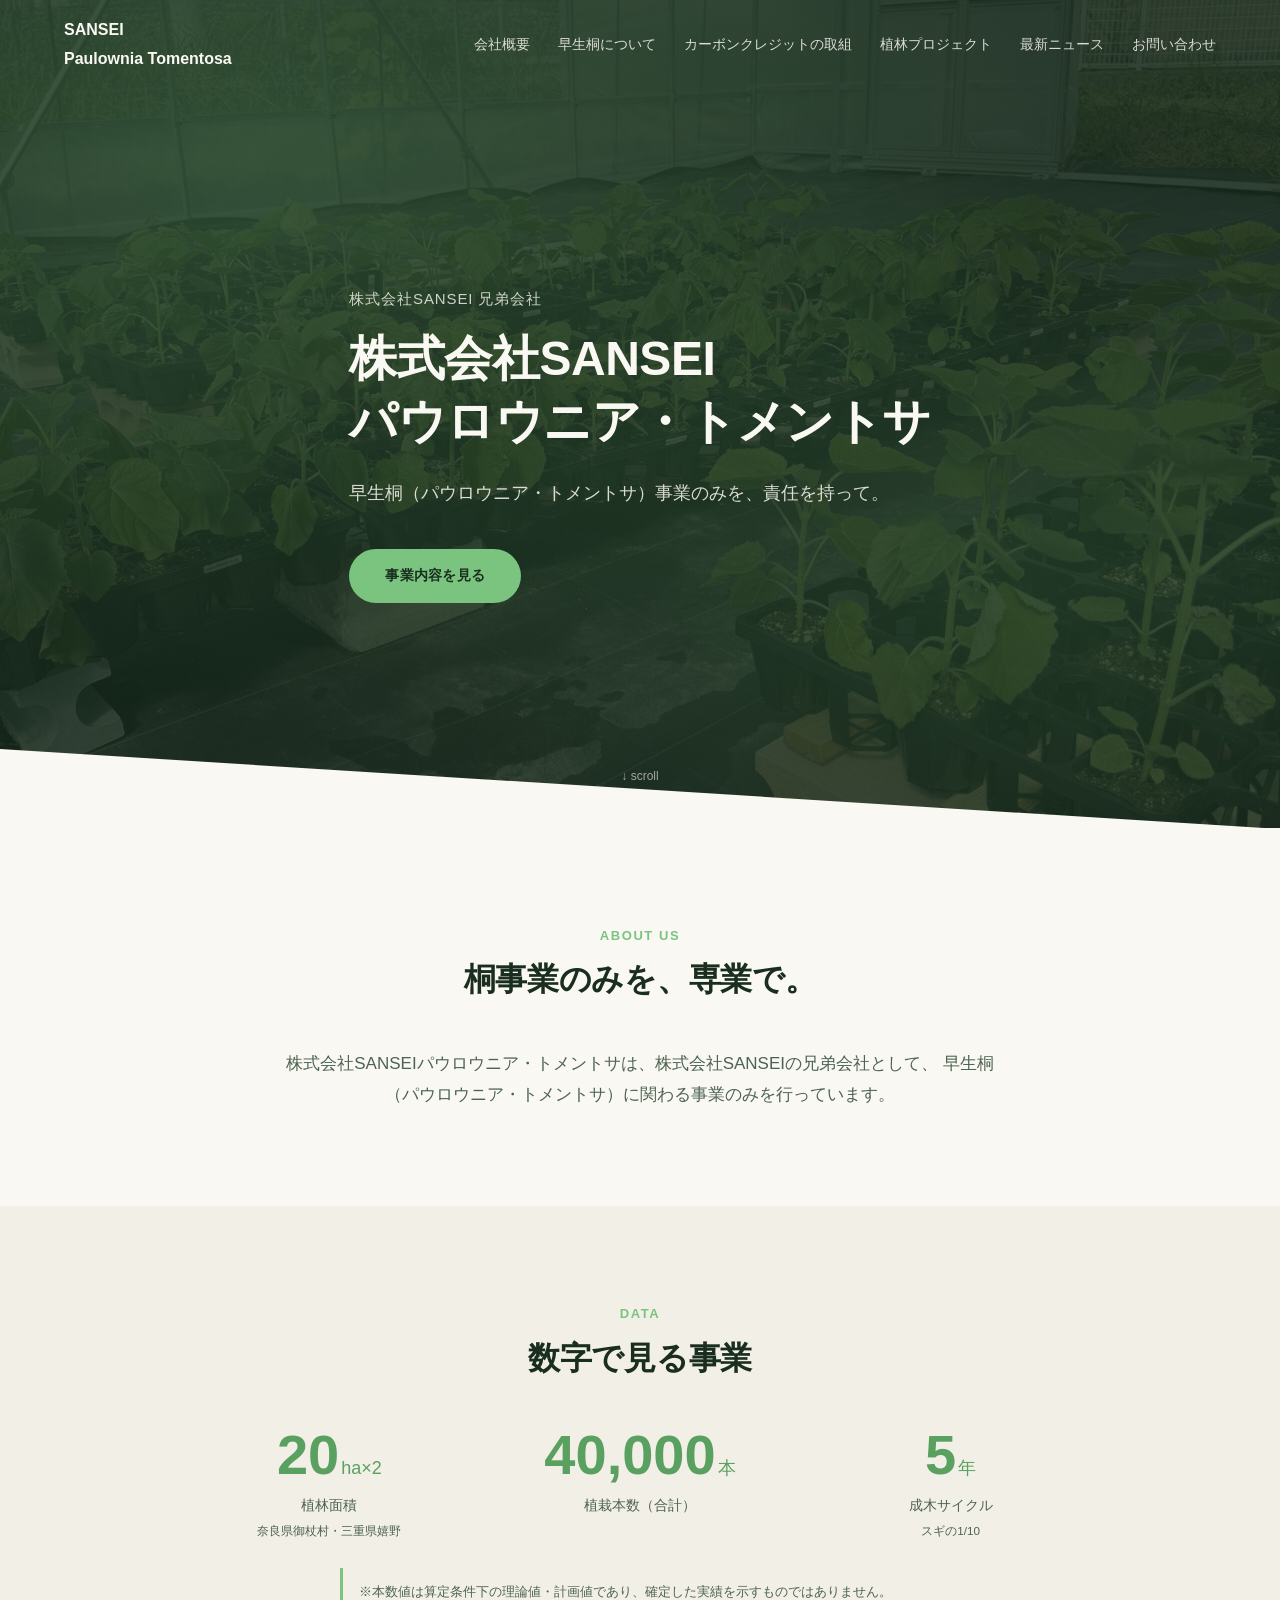
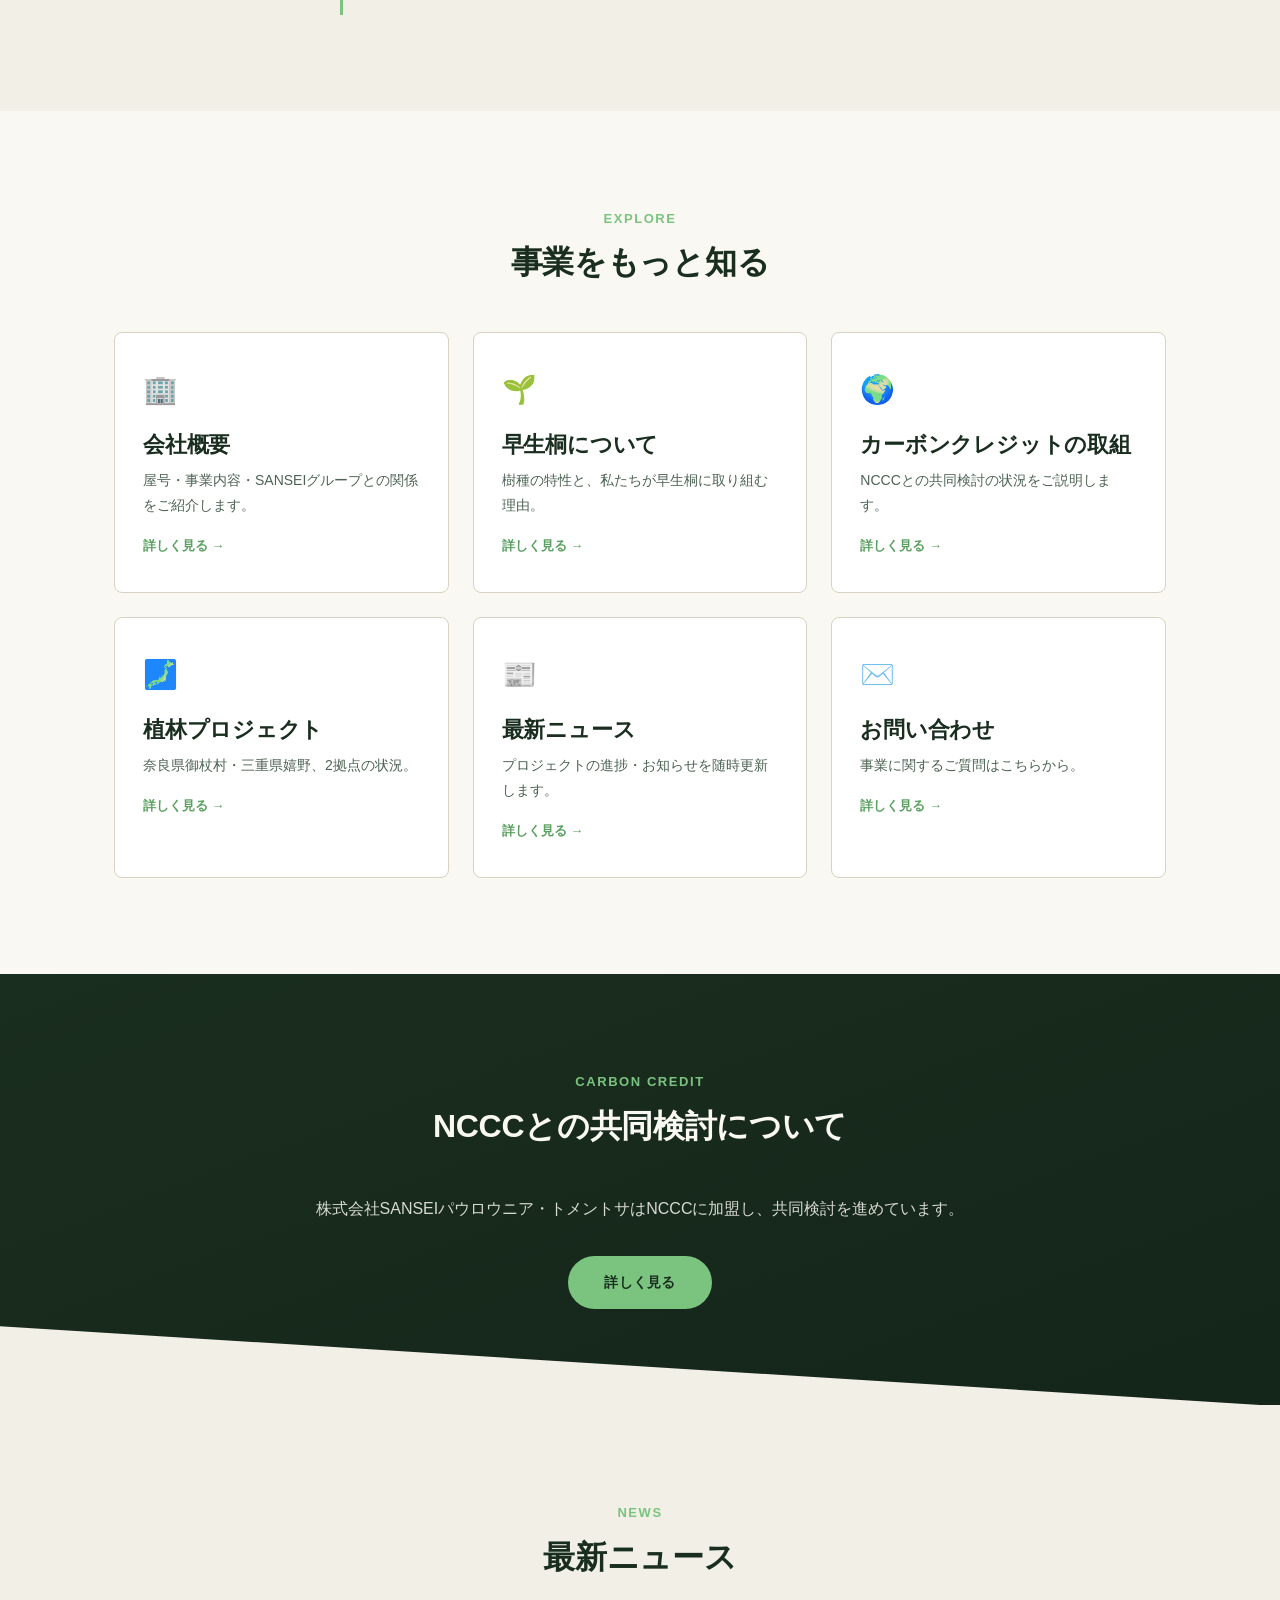
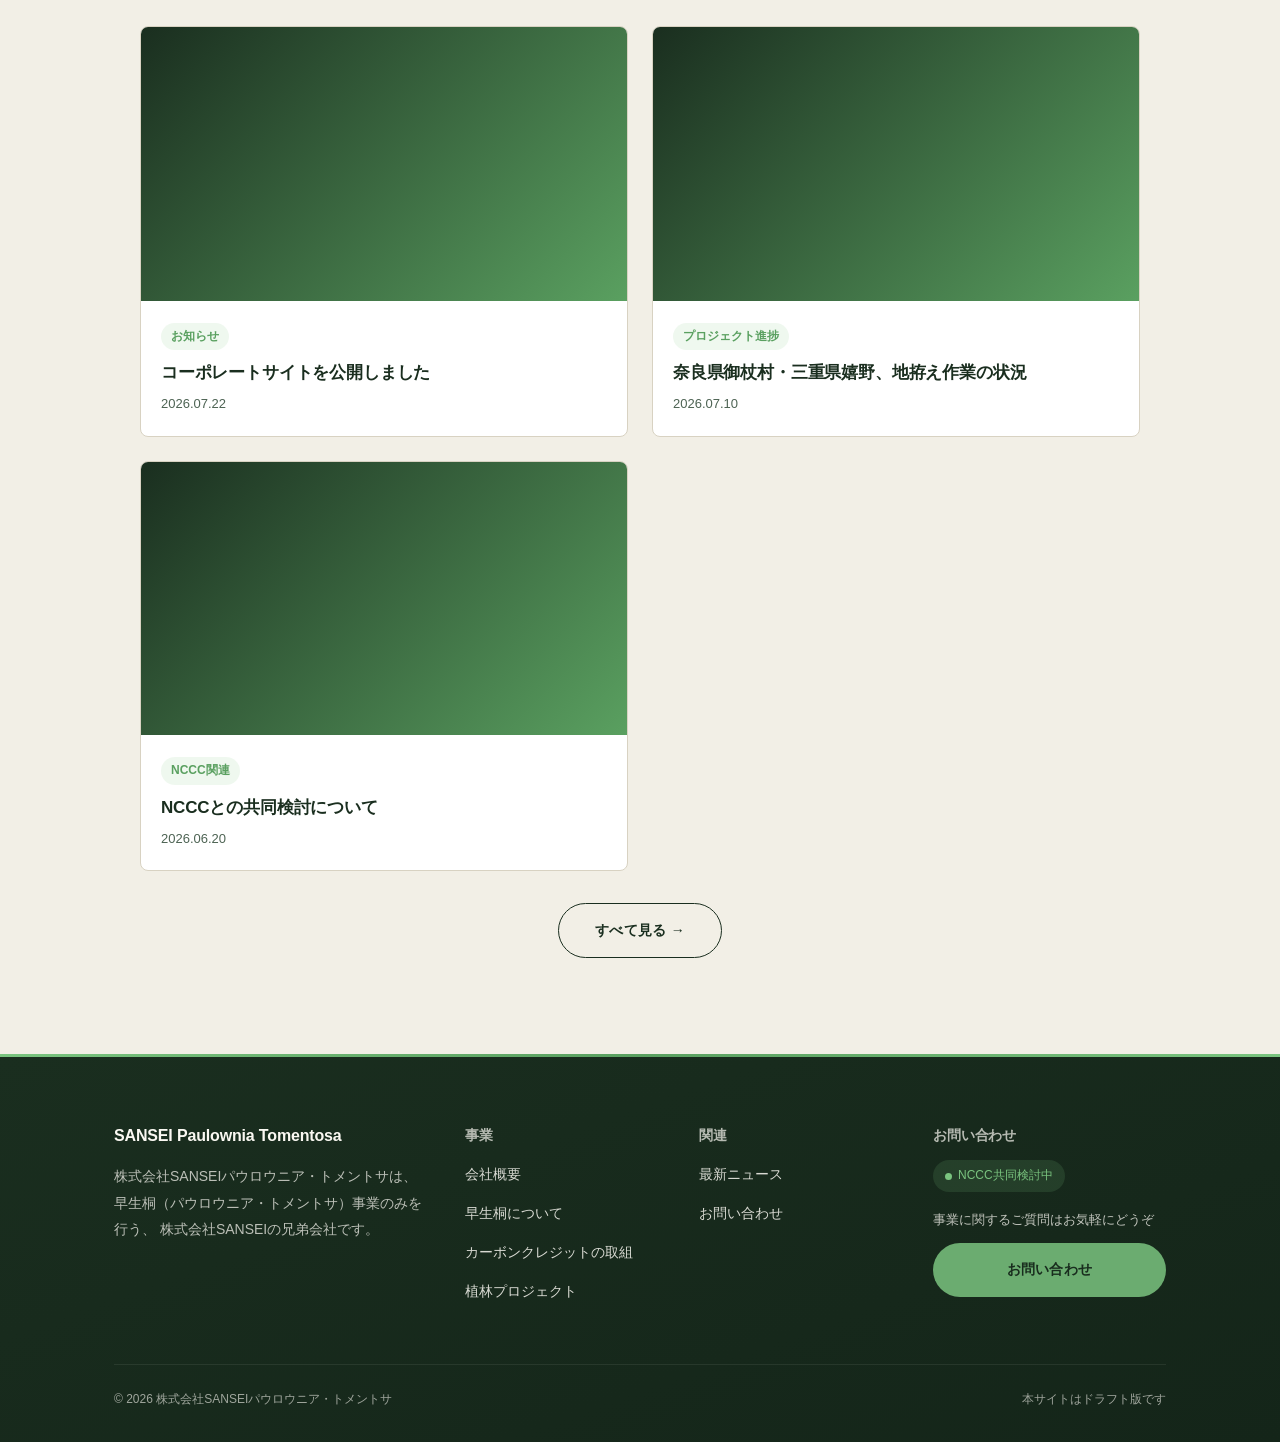
<file: index.html>
<!DOCTYPE html>
<html lang="ja">
<head>
<meta charset="UTF-8">
<meta name="viewport" content="width=device-width, initial-scale=1.0">
<title>株式会社SANSEIパウロウニア・トメントサ｜早生桐事業</title>
<meta name="description" content="株式会社SANSEIパウロウニア・トメントサは、早生桐（パウロウニア・トメントサ）に関わる事業のみを行う株式会社SANSEIの兄弟会社です。">
<link rel="stylesheet" href="style.css">
</head>
<body>

<header class="navi">
  <div class="navi-in">
    <a href="index.html" class="navi-logo">SANSEI<br>Paulownia Tomentosa</a>
    <nav class="navi-links">
      <a href="about.html">会社概要</a>
      <a href="paulownia.html">早生桐について</a>
      <a href="carbon-credit.html">カーボンクレジットの取組</a>
      <a href="project.html">植林プロジェクト</a>
      <a href="news.html">最新ニュース</a>
      <a href="contact.html">お問い合わせ</a>
    </nav>
    <button class="navi-menu-button" aria-label="メニュー"><span></span><span></span><span></span></button>
  </div>
</header>

<main>

  <!-- Section 1: ヒーロー -->
  <section class="home-hero section-dark section-diagonal to-light">
    <div class="home-hero-bg"></div>
    <div class="section-inner">
      <p class="hero-sub">株式会社SANSEI 兄弟会社</p>
      <h1>株式会社SANSEI<br>パウロウニア・トメントサ</h1>
      <p class="hero-desc">早生桐（パウロウニア・トメントサ）事業のみを、責任を持って。</p>
      <a href="#intro" class="btn btn-primary">事業内容を見る</a>
    </div>
    <div class="scroll-hint">↓ scroll</div>
  </section>

  <!-- Section 2: 桐事業専業の一文 -->
  <section id="intro" class="section section-light">
    <div class="section-inner fade-in">
      <div class="section-title">
        <span class="eyebrow">About Us</span>
        <h2>桐事業のみを、専業で。</h2>
      </div>
      <p style="max-width:720px;margin:0 auto;text-align:center;font-size:1.7rem;color:var(--color-text-muted);">
        株式会社SANSEIパウロウニア・トメントサは、株式会社SANSEIの兄弟会社として、
        早生桐（パウロウニア・トメントサ）に関わる事業のみを行っています。
      </p>
    </div>
  </section>

  <!-- Section 3: 数字で見る事業 -->
  <section class="section section-light-alt">
    <div class="section-inner fade-in">
      <div class="section-title">
        <span class="eyebrow">Data</span>
        <h2>数字で見る事業</h2>
      </div>
      <div class="stat-block" style="max-width:900px;margin:0 auto;">
        <div class="stat-item">
          <span class="big-num">20<small>ha×2</small></span>
          <p>植林面積<br><small>奈良県御杖村・三重県嬉野</small></p>
        </div>
        <div class="stat-item">
          <span class="big-num">40,000<small>本</small></span>
          <p>植栽本数（合計）</p>
        </div>
        <div class="stat-item">
          <span class="big-num">5<small>年</small></span>
          <p>成木サイクル<br><small>スギの1/10</small></p>
        </div>
      </div>
      <p class="nccc-note" style="max-width:600px;margin:2.4rem auto 0;">
        ※本数値は算定条件下の理論値・計画値であり、確定した実績を示すものではありません。
      </p>
    </div>
  </section>

  <!-- Section 4: 6ページへのリンクカード -->
  <section class="section section-light">
    <div class="section-inner">
      <div class="section-title fade-in">
        <span class="eyebrow">Explore</span>
        <h2>事業をもっと知る</h2>
      </div>
      <div class="link-cards">

        <a href="about.html" class="link-card fade-in">
          <div class="icon">🏢</div>
          <h3>会社概要</h3>
          <p>屋号・事業内容・SANSEIグループとの関係をご紹介します。</p>
          <span class="arrow">詳しく見る →</span>
        </a>

        <a href="paulownia.html" class="link-card fade-in">
          <div class="icon">🌱</div>
          <h3>早生桐について</h3>
          <p>樹種の特性と、私たちが早生桐に取り組む理由。</p>
          <span class="arrow">詳しく見る →</span>
        </a>

        <a href="carbon-credit.html" class="link-card fade-in">
          <div class="icon">🌍</div>
          <h3>カーボンクレジットの取組</h3>
          <p>NCCCとの共同検討の状況をご説明します。</p>
          <span class="arrow">詳しく見る →</span>
        </a>

        <a href="project.html" class="link-card fade-in">
          <div class="icon">🗾</div>
          <h3>植林プロジェクト</h3>
          <p>奈良県御杖村・三重県嬉野、2拠点の状況。</p>
          <span class="arrow">詳しく見る →</span>
        </a>

        <a href="news.html" class="link-card fade-in">
          <div class="icon">📰</div>
          <h3>最新ニュース</h3>
          <p>プロジェクトの進捗・お知らせを随時更新します。</p>
          <span class="arrow">詳しく見る →</span>
        </a>

        <a href="contact.html" class="link-card fade-in">
          <div class="icon">✉️</div>
          <h3>お問い合わせ</h3>
          <p>事業に関するご質問はこちらから。</p>
          <span class="arrow">詳しく見る →</span>
        </a>

      </div>
    </div>
  </section>

  <!-- Section 5: NCCC共同検討ダイジェスト -->
  <section class="section section-dark section-diagonal to-light-alt">
    <div class="section-inner fade-in" style="max-width:700px;text-align:center;">
      <div class="section-title">
        <span class="eyebrow">Carbon Credit</span>
        <h2>NCCCとの共同検討について</h2>
      </div>
      <p style="font-size:1.6rem;opacity:.85;">
        株式会社SANSEIパウロウニア・トメントサはNCCCに加盟し、共同検討を進めています。
      </p>
      <div style="margin-top:3.2rem;">
        <a href="carbon-credit.html" class="btn btn-primary">詳しく見る</a>
      </div>
    </div>
  </section>

  <!-- Section 6: 最新ニュース抜粋 -->
  <section class="section section-light-alt">
    <div class="section-inner">
      <div class="section-title fade-in">
        <span class="eyebrow">News</span>
        <h2>最新ニュース</h2>
      </div>
      <div class="news-grid fade-in" style="max-width:1000px;margin:0 auto;">
        <a href="#" class="news-card">
          <div class="news-card-thumb"></div>
          <div class="news-card-body">
            <span class="news-tag">お知らせ</span>
            <h3>コーポレートサイトを公開しました</h3>
            <p class="news-date">2026.07.22</p>
          </div>
        </a>
        <a href="#" class="news-card">
          <div class="news-card-thumb"></div>
          <div class="news-card-body">
            <span class="news-tag">プロジェクト進捗</span>
            <h3>奈良県御杖村・三重県嬉野、地拵え作業の状況</h3>
            <p class="news-date">2026.07.10</p>
          </div>
        </a>
        <a href="carbon-credit.html" class="news-card">
          <div class="news-card-thumb"></div>
          <div class="news-card-body">
            <span class="news-tag">NCCC関連</span>
            <h3>NCCCとの共同検討について</h3>
            <p class="news-date">2026.06.20</p>
          </div>
        </a>
      </div>
      <div style="text-align:center;margin-top:3.2rem;">
        <a href="news.html" class="btn btn-outline" style="color:var(--color-text-dark);">すべて見る →</a>
      </div>
    </div>
  </section>

</main>

<footer class="site-footer">
  <div class="section-inner">
    <div class="footer-grid">
      <div>
        <h4 style="opacity:1;font-size:1.6rem;color:var(--color-text-light);">SANSEI Paulownia Tomentosa</h4>
        <p class="footer-brand-desc">
          株式会社SANSEIパウロウニア・トメントサは、早生桐（パウロウニア・トメントサ）事業のみを行う、
          株式会社SANSEIの兄弟会社です。
        </p>
      </div>
      <div>
        <h4>事業</h4>
        <ul>
          <li><a href="about.html">会社概要</a></li>
          <li><a href="paulownia.html">早生桐について</a></li>
          <li><a href="carbon-credit.html">カーボンクレジットの取組</a></li>
          <li><a href="project.html">植林プロジェクト</a></li>
        </ul>
      </div>
      <div>
        <h4>関連</h4>
        <ul>
          <li><a href="news.html">最新ニュース</a></li>
          <li><a href="contact.html">お問い合わせ</a></li>
        </ul>
      </div>
      <div class="footer-cta">
        <h4>お問い合わせ</h4>
        <div class="footer-status-badge"><span class="dot"></span>NCCC共同検討中</div>
        <p style="font-size:1.3rem;opacity:.75;margin-bottom:1.2rem;">事業に関するご質問はお気軽にどうぞ</p>
        <a href="contact.html" class="btn btn-primary">お問い合わせ</a>
      </div>
    </div>
    <div class="footer-bottom">
      <span>© 2026 株式会社SANSEIパウロウニア・トメントサ</span>
      <span>本サイトはドラフト版です</span>
    </div>
  </div>
</footer>

<script src="script.js"></script>
</body>
</html>
</file>
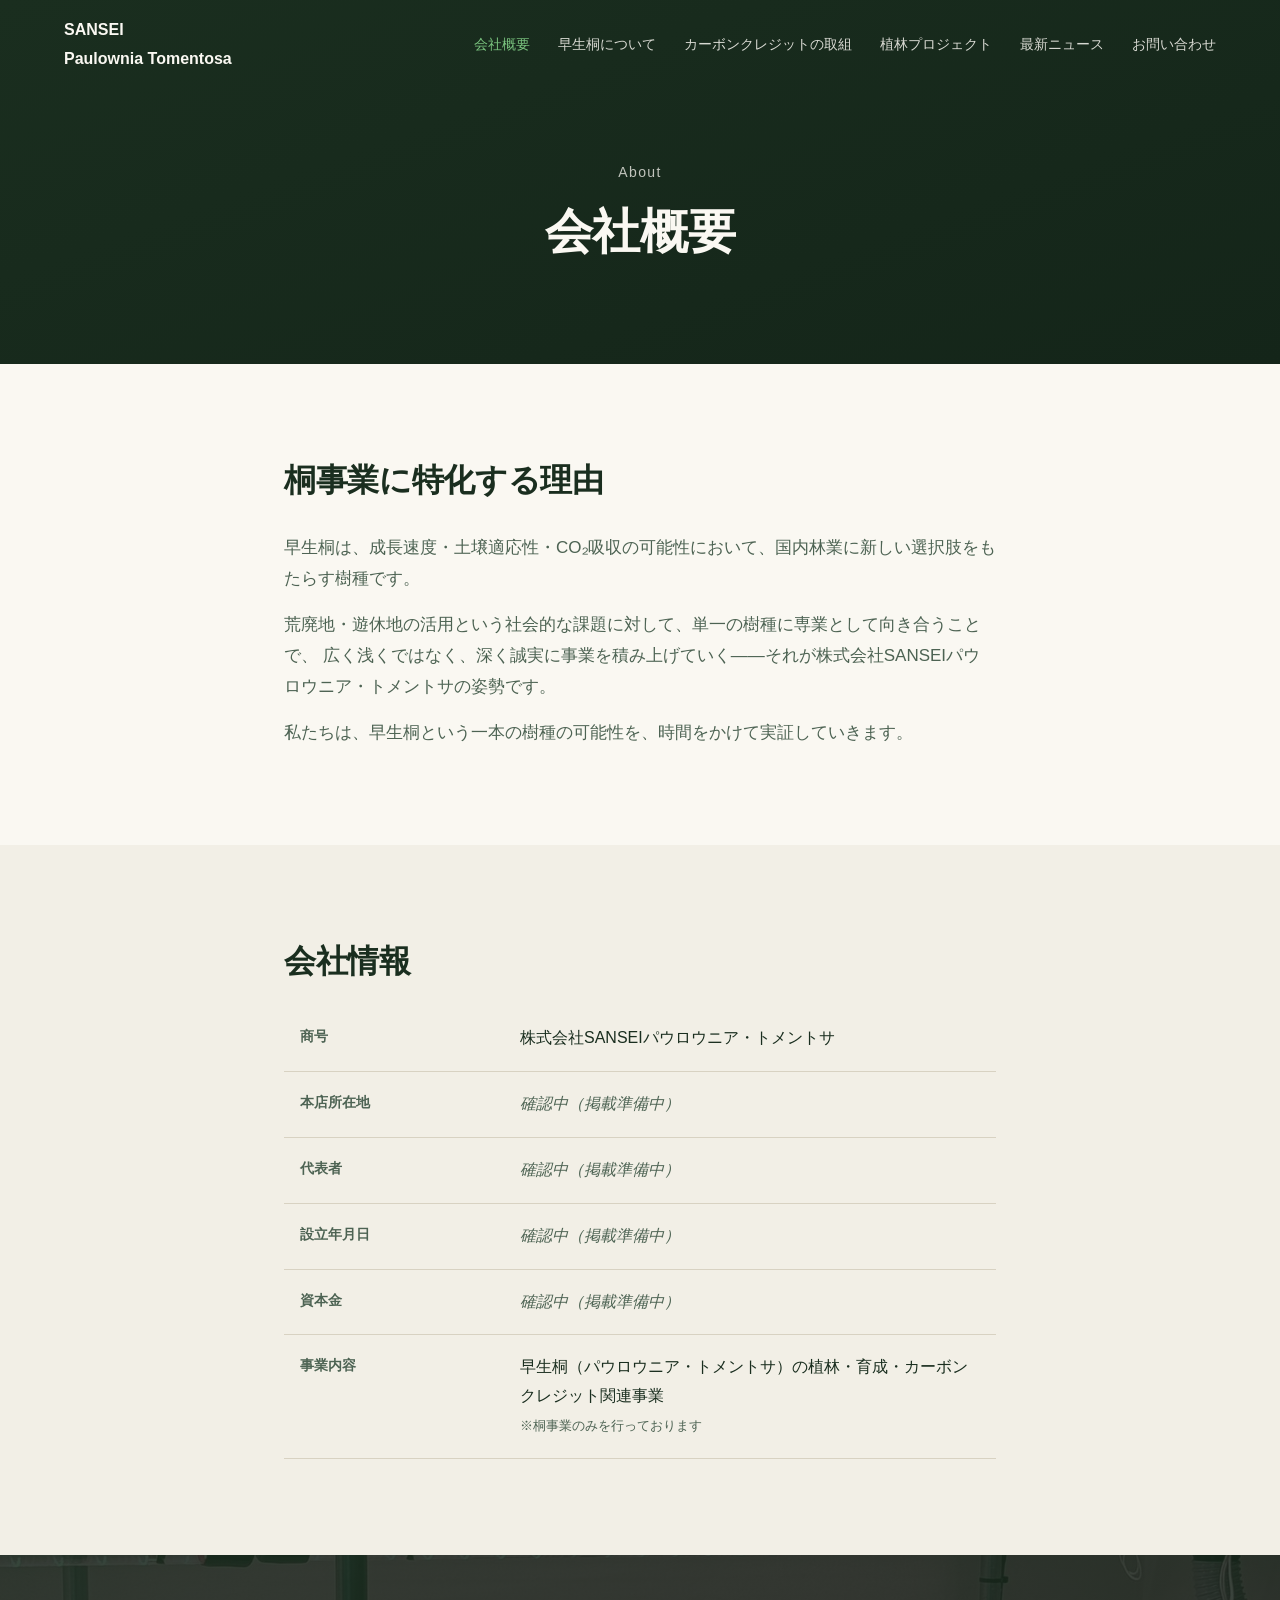
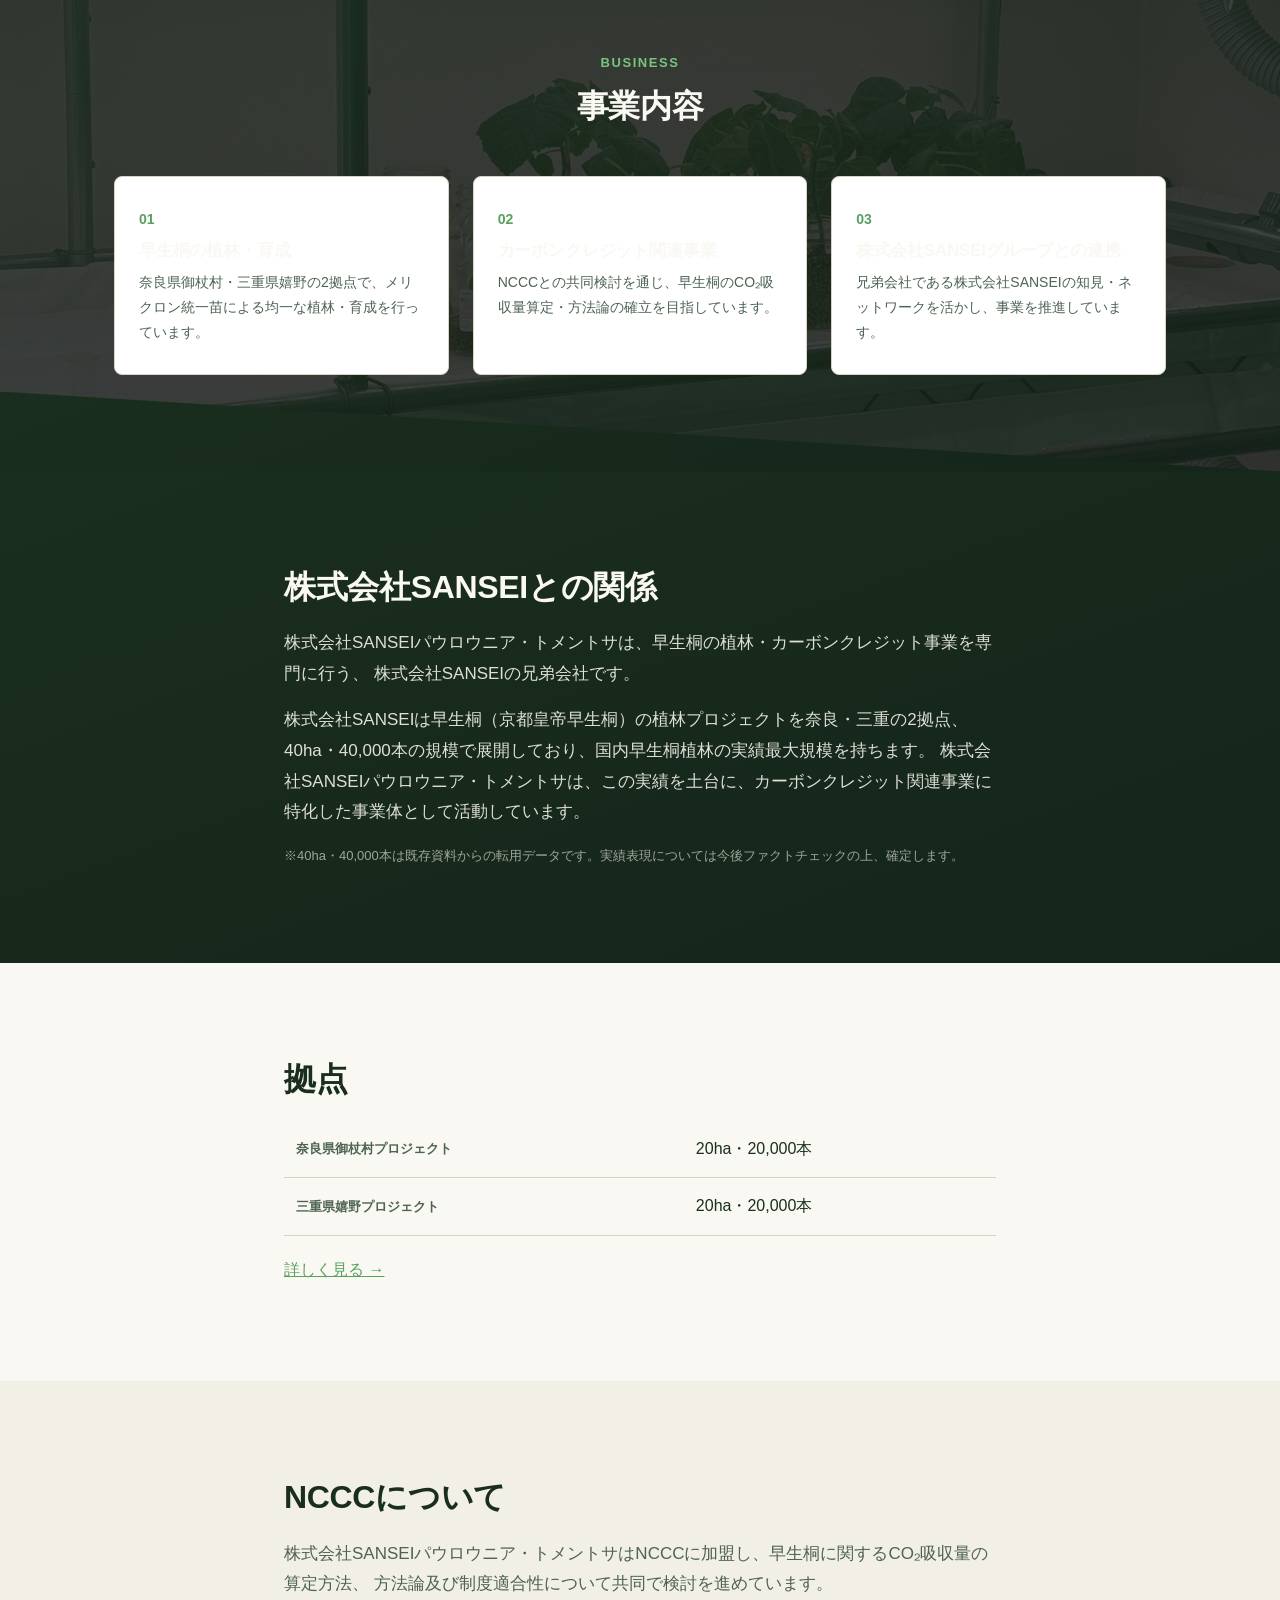
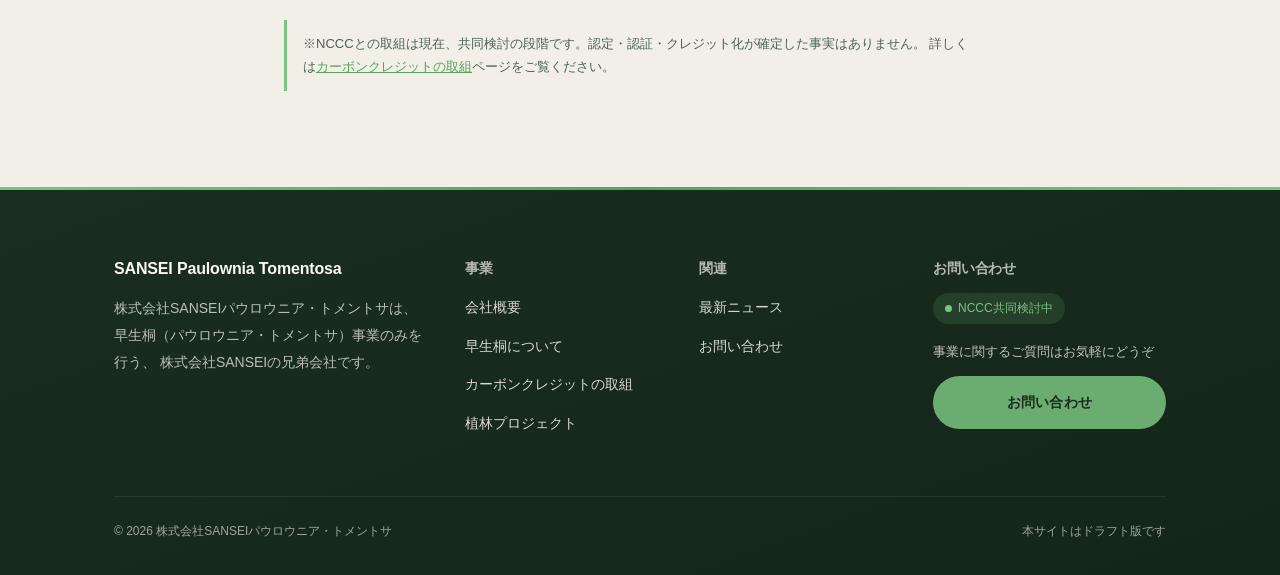
<file: about.html>
<!DOCTYPE html>
<html lang="ja">
<head>
<meta charset="UTF-8">
<meta name="viewport" content="width=device-width, initial-scale=1.0">
<title>会社概要｜株式会社SANSEIパウロウニア・トメントサ</title>
<meta name="description" content="株式会社SANSEIパウロウニア・トメントサの会社概要。屋号・事業内容・SANSEIグループとの関係・拠点情報・NCCCとの共同検討について。">
<link rel="stylesheet" href="style.css">
</head>
<body>

<header class="navi">
  <div class="navi-in">
    <a href="index.html" class="navi-logo">SANSEI<br>Paulownia Tomentosa</a>
    <nav class="navi-links">
      <a href="about.html">会社概要</a>
      <a href="paulownia.html">早生桐について</a>
      <a href="carbon-credit.html">カーボンクレジットの取組</a>
      <a href="project.html">植林プロジェクト</a>
      <a href="news.html">最新ニュース</a>
      <a href="contact.html">お問い合わせ</a>
    </nav>
    <button class="navi-menu-button" aria-label="メニュー"><span></span><span></span><span></span></button>
  </div>
</header>

<main>

  <!-- Section 1: ページヒーロー -->
  <section class="page-hero">
    <div class="section-inner">
      <span class="eyebrow">About</span>
      <h1>会社概要</h1>
    </div>
  </section>

  <!-- Section 2: ビジョン -->
  <section class="section section-light">
    <div class="section-inner fade-in" style="max-width:760px;">
      <div class="section-title" style="text-align:left;margin:0 0 3.2rem;">
        <h2>桐事業に特化する理由</h2>
      </div>
      <p style="font-size:1.7rem;color:var(--color-text-muted);">
        早生桐は、成長速度・土壌適応性・CO₂吸収の可能性において、国内林業に新しい選択肢をもたらす樹種です。
      </p>
      <p style="font-size:1.7rem;color:var(--color-text-muted);margin-top:1.6rem;">
        荒廃地・遊休地の活用という社会的な課題に対して、単一の樹種に専業として向き合うことで、
        広く浅くではなく、深く誠実に事業を積み上げていく——それが株式会社SANSEIパウロウニア・トメントサの姿勢です。
      </p>
      <p style="font-size:1.7rem;color:var(--color-text-muted);margin-top:1.6rem;">
        私たちは、早生桐という一本の樹種の可能性を、時間をかけて実証していきます。
      </p>
    </div>
  </section>

  <!-- Section 3: 会社情報テーブル -->
  <section class="section section-light-alt">
    <div class="section-inner fade-in" style="max-width:760px;">
      <div class="section-title" style="text-align:left;margin:0 0 1.6rem;">
        <h2>会社情報</h2>
      </div>
      <table class="info-table">
        <tr><th>商号</th><td>株式会社SANSEIパウロウニア・トメントサ</td></tr>
        <tr><th>本店所在地</th><td class="pending">確認中（掲載準備中）</td></tr>
        <tr><th>代表者</th><td class="pending">確認中（掲載準備中）</td></tr>
        <tr><th>設立年月日</th><td class="pending">確認中（掲載準備中）</td></tr>
        <tr><th>資本金</th><td class="pending">確認中（掲載準備中）</td></tr>
        <tr><th>事業内容</th><td>早生桐（パウロウニア・トメントサ）の植林・育成・カーボンクレジット関連事業<br><small style="color:var(--color-text-muted);">※桐事業のみを行っております</small></td></tr>
      </table>
    </div>
  </section>

  <!-- Section 4: 事業内容の3本柱（features-bg.jpg背景） -->
  <section class="section section-image-bg section-diagonal to-dark" style="background-image:url('images/features-bg.jpg');">
    <div class="section-inner">
      <div class="section-title fade-in">
        <span class="eyebrow">Business</span>
        <h2>事業内容</h2>
      </div>
      <div class="mini-cards fade-in">
        <div class="mini-card">
          <span class="num">01</span>
          <h4>早生桐の植林・育成</h4>
          <p>奈良県御杖村・三重県嬉野の2拠点で、メリクロン統一苗による均一な植林・育成を行っています。</p>
        </div>
        <div class="mini-card">
          <span class="num">02</span>
          <h4>カーボンクレジット関連事業</h4>
          <p>NCCCとの共同検討を通じ、早生桐のCO₂吸収量算定・方法論の確立を目指しています。</p>
        </div>
        <div class="mini-card">
          <span class="num">03</span>
          <h4>株式会社SANSEIグループとの連携</h4>
          <p>兄弟会社である株式会社SANSEIの知見・ネットワークを活かし、事業を推進しています。</p>
        </div>
      </div>
    </div>
  </section>

  <!-- Section 5: SANSEIグループとの関係 -->
  <section class="section section-dark">
    <div class="section-inner fade-in" style="max-width:760px;">
      <div class="section-title" style="text-align:left;margin:0 0 2rem;">
        <h2>株式会社SANSEIとの関係</h2>
      </div>
      <p style="font-size:1.7rem;opacity:.88;">
        株式会社SANSEIパウロウニア・トメントサは、早生桐の植林・カーボンクレジット事業を専門に行う、
        株式会社SANSEIの兄弟会社です。
      </p>
      <p style="font-size:1.7rem;opacity:.88;margin-top:1.6rem;">
        株式会社SANSEIは早生桐（京都皇帝早生桐）の植林プロジェクトを奈良・三重の2拠点、
        40ha・40,000本の規模で展開しており、国内早生桐植林の実績最大規模を持ちます。
        株式会社SANSEIパウロウニア・トメントサは、この実績を土台に、カーボンクレジット関連事業に特化した事業体として活動しています。
      </p>
      <p style="font-size:1.3rem;opacity:.6;margin-top:1.6rem;">
        ※40ha・40,000本は既存資料からの転用データです。実績表現については今後ファクトチェックの上、確定します。
      </p>
    </div>
  </section>

  <!-- Section 6: 拠点情報 -->
  <section class="section section-light">
    <div class="section-inner fade-in" style="max-width:760px;">
      <div class="section-title" style="text-align:left;margin:0 0 1.6rem;">
        <h2>拠点</h2>
      </div>
      <table class="simple-table">
        <tr><th>奈良県御杖村プロジェクト</th><td>20ha・20,000本</td></tr>
        <tr><th>三重県嬉野プロジェクト</th><td>20ha・20,000本</td></tr>
      </table>
      <p style="margin-top:2rem;"><a href="project.html" style="color:var(--color-accent-dark);text-decoration:underline;">詳しく見る →</a></p>
    </div>
  </section>

  <!-- Section 7: NCCCについて -->
  <section class="section section-light-alt">
    <div class="section-inner fade-in" style="max-width:760px;">
      <div class="section-title" style="text-align:left;margin:0 0 2rem;">
        <h2>NCCCについて</h2>
      </div>
      <p style="font-size:1.7rem;color:var(--color-text-muted);">
        株式会社SANSEIパウロウニア・トメントサはNCCCに加盟し、早生桐に関するCO₂吸収量の算定方法、
        方法論及び制度適合性について共同で検討を進めています。
      </p>
      <p class="nccc-note">
        ※NCCCとの取組は現在、共同検討の段階です。認定・認証・クレジット化が確定した事実はありません。
        詳しくは<a href="carbon-credit.html" style="text-decoration:underline;color:var(--color-accent-dark);">カーボンクレジットの取組</a>ページをご覧ください。
      </p>
    </div>
  </section>

</main>

<footer class="site-footer">
  <div class="section-inner">
    <div class="footer-grid">
      <div>
        <h4 style="opacity:1;font-size:1.6rem;color:var(--color-text-light);">SANSEI Paulownia Tomentosa</h4>
        <p class="footer-brand-desc">
          株式会社SANSEIパウロウニア・トメントサは、早生桐（パウロウニア・トメントサ）事業のみを行う、
          株式会社SANSEIの兄弟会社です。
        </p>
      </div>
      <div>
        <h4>事業</h4>
        <ul>
          <li><a href="about.html">会社概要</a></li>
          <li><a href="paulownia.html">早生桐について</a></li>
          <li><a href="carbon-credit.html">カーボンクレジットの取組</a></li>
          <li><a href="project.html">植林プロジェクト</a></li>
        </ul>
      </div>
      <div>
        <h4>関連</h4>
        <ul>
          <li><a href="news.html">最新ニュース</a></li>
          <li><a href="contact.html">お問い合わせ</a></li>
        </ul>
      </div>
      <div class="footer-cta">
        <h4>お問い合わせ</h4>
        <div class="footer-status-badge"><span class="dot"></span>NCCC共同検討中</div>
        <p style="font-size:1.3rem;opacity:.75;margin-bottom:1.2rem;">事業に関するご質問はお気軽にどうぞ</p>
        <a href="contact.html" class="btn btn-primary">お問い合わせ</a>
      </div>
    </div>
    <div class="footer-bottom">
      <span>© 2026 株式会社SANSEIパウロウニア・トメントサ</span>
      <span>本サイトはドラフト版です</span>
    </div>
  </div>
</footer>

<script src="script.js"></script>
</body>
</html>
</file>
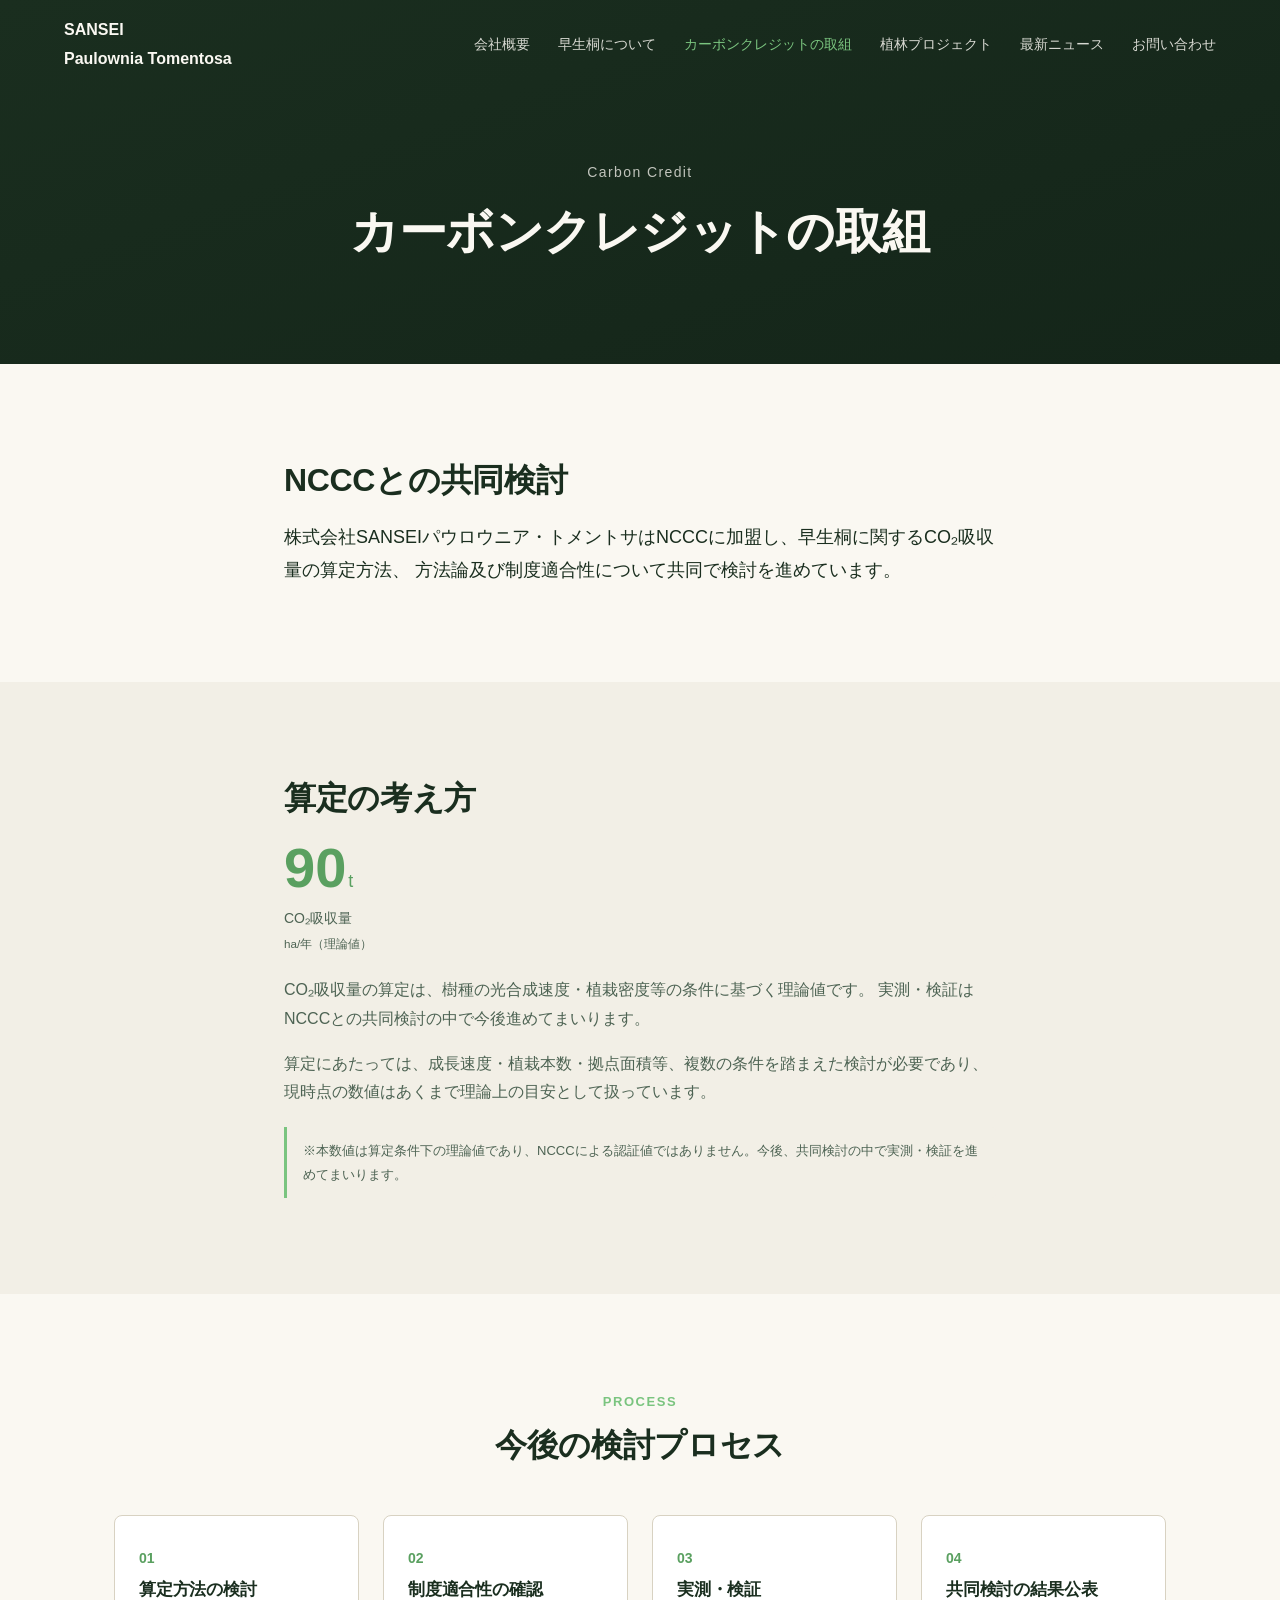
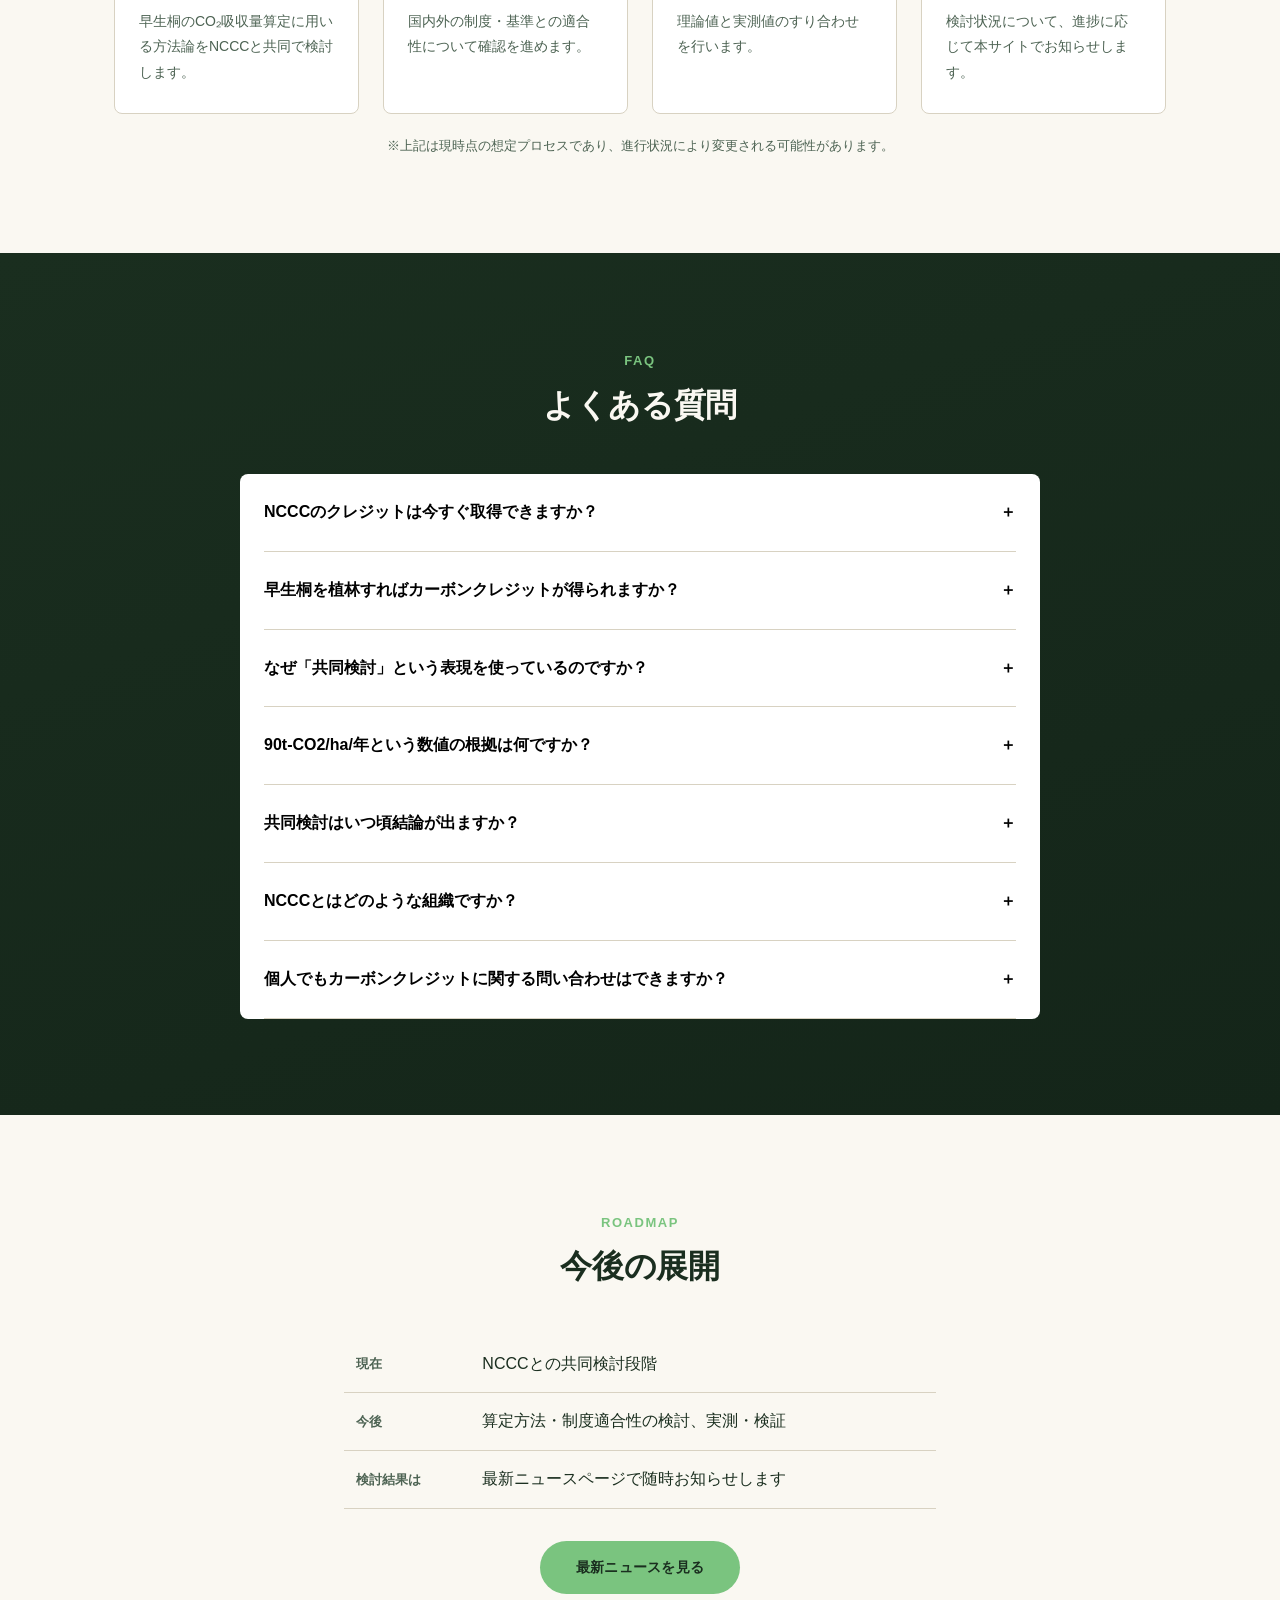
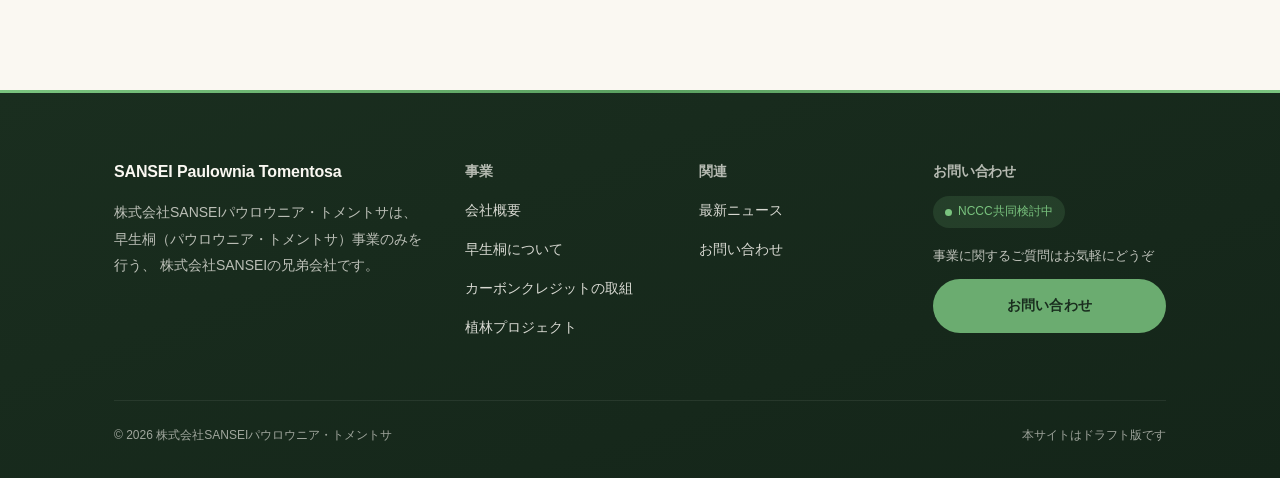
<file: carbon-credit.html>
<!DOCTYPE html>
<html lang="ja">
<head>
<meta charset="UTF-8">
<meta name="viewport" content="width=device-width, initial-scale=1.0">
<title>カーボンクレジットの取組｜株式会社SANSEIパウロウニア・トメントサ</title>
<meta name="description" content="株式会社SANSEIパウロウニア・トメントサはNCCCに加盟し、早生桐に関するCO2吸収量の算定方法、方法論及び制度適合性について共同で検討を進めています。">
<link rel="stylesheet" href="style.css">
</head>
<body>

<header class="navi">
  <div class="navi-in">
    <a href="index.html" class="navi-logo">SANSEI<br>Paulownia Tomentosa</a>
    <nav class="navi-links">
      <a href="about.html">会社概要</a>
      <a href="paulownia.html">早生桐について</a>
      <a href="carbon-credit.html">カーボンクレジットの取組</a>
      <a href="project.html">植林プロジェクト</a>
      <a href="news.html">最新ニュース</a>
      <a href="contact.html">お問い合わせ</a>
    </nav>
    <button class="navi-menu-button" aria-label="メニュー"><span></span><span></span><span></span></button>
  </div>
</header>

<main>

  <!-- Section 1: ページヒーロー -->
  <section class="page-hero">
    <div class="section-inner">
      <span class="eyebrow">Carbon Credit</span>
      <h1>カーボンクレジットの取組</h1>
    </div>
  </section>

  <!-- Section 2: NCCCとの共同検討 -->
  <section class="section section-light">
    <div class="section-inner fade-in" style="max-width:760px;">
      <div class="section-title" style="text-align:left;margin:0 0 2rem;">
        <h2>NCCCとの共同検討</h2>
      </div>
      <p style="font-size:1.8rem;color:var(--color-text-dark);font-weight:500;">
        株式会社SANSEIパウロウニア・トメントサはNCCCに加盟し、早生桐に関するCO₂吸収量の算定方法、
        方法論及び制度適合性について共同で検討を進めています。
      </p>
    </div>
  </section>

  <!-- Section 3: 算定の考え方 -->
  <section class="section section-light-alt">
    <div class="section-inner fade-in" style="max-width:760px;">
      <div class="section-title" style="text-align:left;margin:0 0 2rem;">
        <h2>算定の考え方</h2>
      </div>
      <div class="stat-block" style="max-width:340px;margin:0 0 2rem;">
        <div class="stat-item" style="text-align:left;">
          <span class="big-num">90<small>t</small></span>
          <p>CO₂吸収量<br><small>ha/年（理論値）</small></p>
        </div>
      </div>
      <p style="font-size:1.6rem;color:var(--color-text-muted);">
        CO₂吸収量の算定は、樹種の光合成速度・植栽密度等の条件に基づく理論値です。
        実測・検証はNCCCとの共同検討の中で今後進めてまいります。
      </p>
      <p style="font-size:1.6rem;color:var(--color-text-muted);margin-top:1.6rem;">
        算定にあたっては、成長速度・植栽本数・拠点面積等、複数の条件を踏まえた検討が必要であり、
        現時点の数値はあくまで理論上の目安として扱っています。
      </p>
      <p class="nccc-note">
        ※本数値は算定条件下の理論値であり、NCCCによる認証値ではありません。今後、共同検討の中で実測・検証を進めてまいります。
      </p>
    </div>
  </section>

  <!-- Section 4: 算定プロセス -->
  <section class="section section-light">
    <div class="section-inner">
      <div class="section-title fade-in">
        <span class="eyebrow">Process</span>
        <h2>今後の検討プロセス</h2>
      </div>
      <div class="mini-cards fade-in">
        <div class="mini-card">
          <span class="num">01</span>
          <h4>算定方法の検討</h4>
          <p>早生桐のCO₂吸収量算定に用いる方法論をNCCCと共同で検討します。</p>
        </div>
        <div class="mini-card">
          <span class="num">02</span>
          <h4>制度適合性の確認</h4>
          <p>国内外の制度・基準との適合性について確認を進めます。</p>
        </div>
        <div class="mini-card">
          <span class="num">03</span>
          <h4>実測・検証</h4>
          <p>理論値と実測値のすり合わせを行います。</p>
        </div>
        <div class="mini-card">
          <span class="num">04</span>
          <h4>共同検討の結果公表</h4>
          <p>検討状況について、進捗に応じて本サイトでお知らせします。</p>
        </div>
      </div>
      <p style="margin-top:2rem;font-size:1.3rem;color:var(--color-text-muted);text-align:center;">
        ※上記は現時点の想定プロセスであり、進行状況により変更される可能性があります。
      </p>
    </div>
  </section>

  <!-- Section 5: FAQ -->
  <section class="section section-dark">
    <div class="section-inner fade-in">
      <div class="section-title">
        <span class="eyebrow">FAQ</span>
        <h2>よくある質問</h2>
      </div>
      <div class="faq-list" style="color:var(--color-text-dark);background:#fff;border-radius:var(--radius-md);padding:0 2.4rem;">

        <div class="faq-item">
          <button class="faq-question">
            <span>NCCCのクレジットは今すぐ取得できますか？</span>
            <span class="icon">＋</span>
          </button>
          <div class="faq-answer">
            <p>いいえ。現在、NCCCとの共同検討段階であり、クレジット化が確定・保証されたものではありません。</p>
          </div>
        </div>

        <div class="faq-item">
          <button class="faq-question">
            <span>早生桐を植林すればカーボンクレジットが得られますか？</span>
            <span class="icon">＋</span>
          </button>
          <div class="faq-answer">
            <p>いいえ。カーボンクレジットの発行は、算定方法・方法論・制度適合性についてのNCCCとの共同検討及び第三者検証等の手続きを経て初めて成立するものです。</p>
          </div>
        </div>

        <div class="faq-item">
          <button class="faq-question">
            <span>なぜ「共同検討」という表現を使っているのですか？</span>
            <span class="icon">＋</span>
          </button>
          <div class="faq-answer">
            <p>現時点でNCCCによる正式な認定・認証は行われていないためです。誠実な情報公開のため、確定していないことは確定した表現で書かないという方針をとっています。</p>
          </div>
        </div>

        <div class="faq-item">
          <button class="faq-question">
            <span>90t-CO2/ha/年という数値の根拠は何ですか？</span>
            <span class="icon">＋</span>
          </button>
          <div class="faq-answer">
            <p>樹種の光合成速度・植栽密度等の条件に基づく理論上の算定値です。実測値ではなく、NCCCとの共同検討の中で今後検証を進めます。</p>
          </div>
        </div>

        <div class="faq-item">
          <button class="faq-question">
            <span>共同検討はいつ頃結論が出ますか？</span>
            <span class="icon">＋</span>
          </button>
          <div class="faq-answer">
            <p>現時点で確定した時期はお伝えできません。進捗があり次第、最新ニュースページでお知らせします。</p>
          </div>
        </div>

        <div class="faq-item">
          <button class="faq-question">
            <span>NCCCとはどのような組織ですか？</span>
            <span class="icon">＋</span>
          </button>
          <div class="faq-answer">
            <p>詳細は外部の公式情報をご確認いただくとともに、当社との関係については本ページの「NCCCとの共同検討」欄をご参照ください。</p>
          </div>
        </div>

        <div class="faq-item">
          <button class="faq-question">
            <span>個人でもカーボンクレジットに関する問い合わせはできますか？</span>
            <span class="icon">＋</span>
          </button>
          <div class="faq-answer">
            <p>はい。お問い合わせフォームより承っております。</p>
          </div>
        </div>

      </div>
    </div>
  </section>

  <!-- Section 6: 共同検討のロードマップ -->
  <section class="section section-light">
    <div class="section-inner fade-in" style="max-width:640px;text-align:center;">
      <div class="section-title">
        <span class="eyebrow">Roadmap</span>
        <h2>今後の展開</h2>
      </div>
      <table class="simple-table" style="text-align:center;">
        <tr><th>現在</th><td>NCCCとの共同検討段階</td></tr>
        <tr><th>今後</th><td>算定方法・制度適合性の検討、実測・検証</td></tr>
        <tr><th>検討結果は</th><td>最新ニュースページで随時お知らせします</td></tr>
      </table>
      <div style="margin-top:3.2rem;">
        <a href="news.html" class="btn btn-primary">最新ニュースを見る</a>
      </div>
    </div>
  </section>

</main>

<footer class="site-footer">
  <div class="section-inner">
    <div class="footer-grid">
      <div>
        <h4 style="opacity:1;font-size:1.6rem;color:var(--color-text-light);">SANSEI Paulownia Tomentosa</h4>
        <p class="footer-brand-desc">
          株式会社SANSEIパウロウニア・トメントサは、早生桐（パウロウニア・トメントサ）事業のみを行う、
          株式会社SANSEIの兄弟会社です。
        </p>
      </div>
      <div>
        <h4>事業</h4>
        <ul>
          <li><a href="about.html">会社概要</a></li>
          <li><a href="paulownia.html">早生桐について</a></li>
          <li><a href="carbon-credit.html">カーボンクレジットの取組</a></li>
          <li><a href="project.html">植林プロジェクト</a></li>
        </ul>
      </div>
      <div>
        <h4>関連</h4>
        <ul>
          <li><a href="news.html">最新ニュース</a></li>
          <li><a href="contact.html">お問い合わせ</a></li>
        </ul>
      </div>
      <div class="footer-cta">
        <h4>お問い合わせ</h4>
        <div class="footer-status-badge"><span class="dot"></span>NCCC共同検討中</div>
        <p style="font-size:1.3rem;opacity:.75;margin-bottom:1.2rem;">事業に関するご質問はお気軽にどうぞ</p>
        <a href="contact.html" class="btn btn-primary">お問い合わせ</a>
      </div>
    </div>
    <div class="footer-bottom">
      <span>© 2026 株式会社SANSEIパウロウニア・トメントサ</span>
      <span>本サイトはドラフト版です</span>
    </div>
  </div>
</footer>

<script src="script.js"></script>
</body>
</html>
</file>
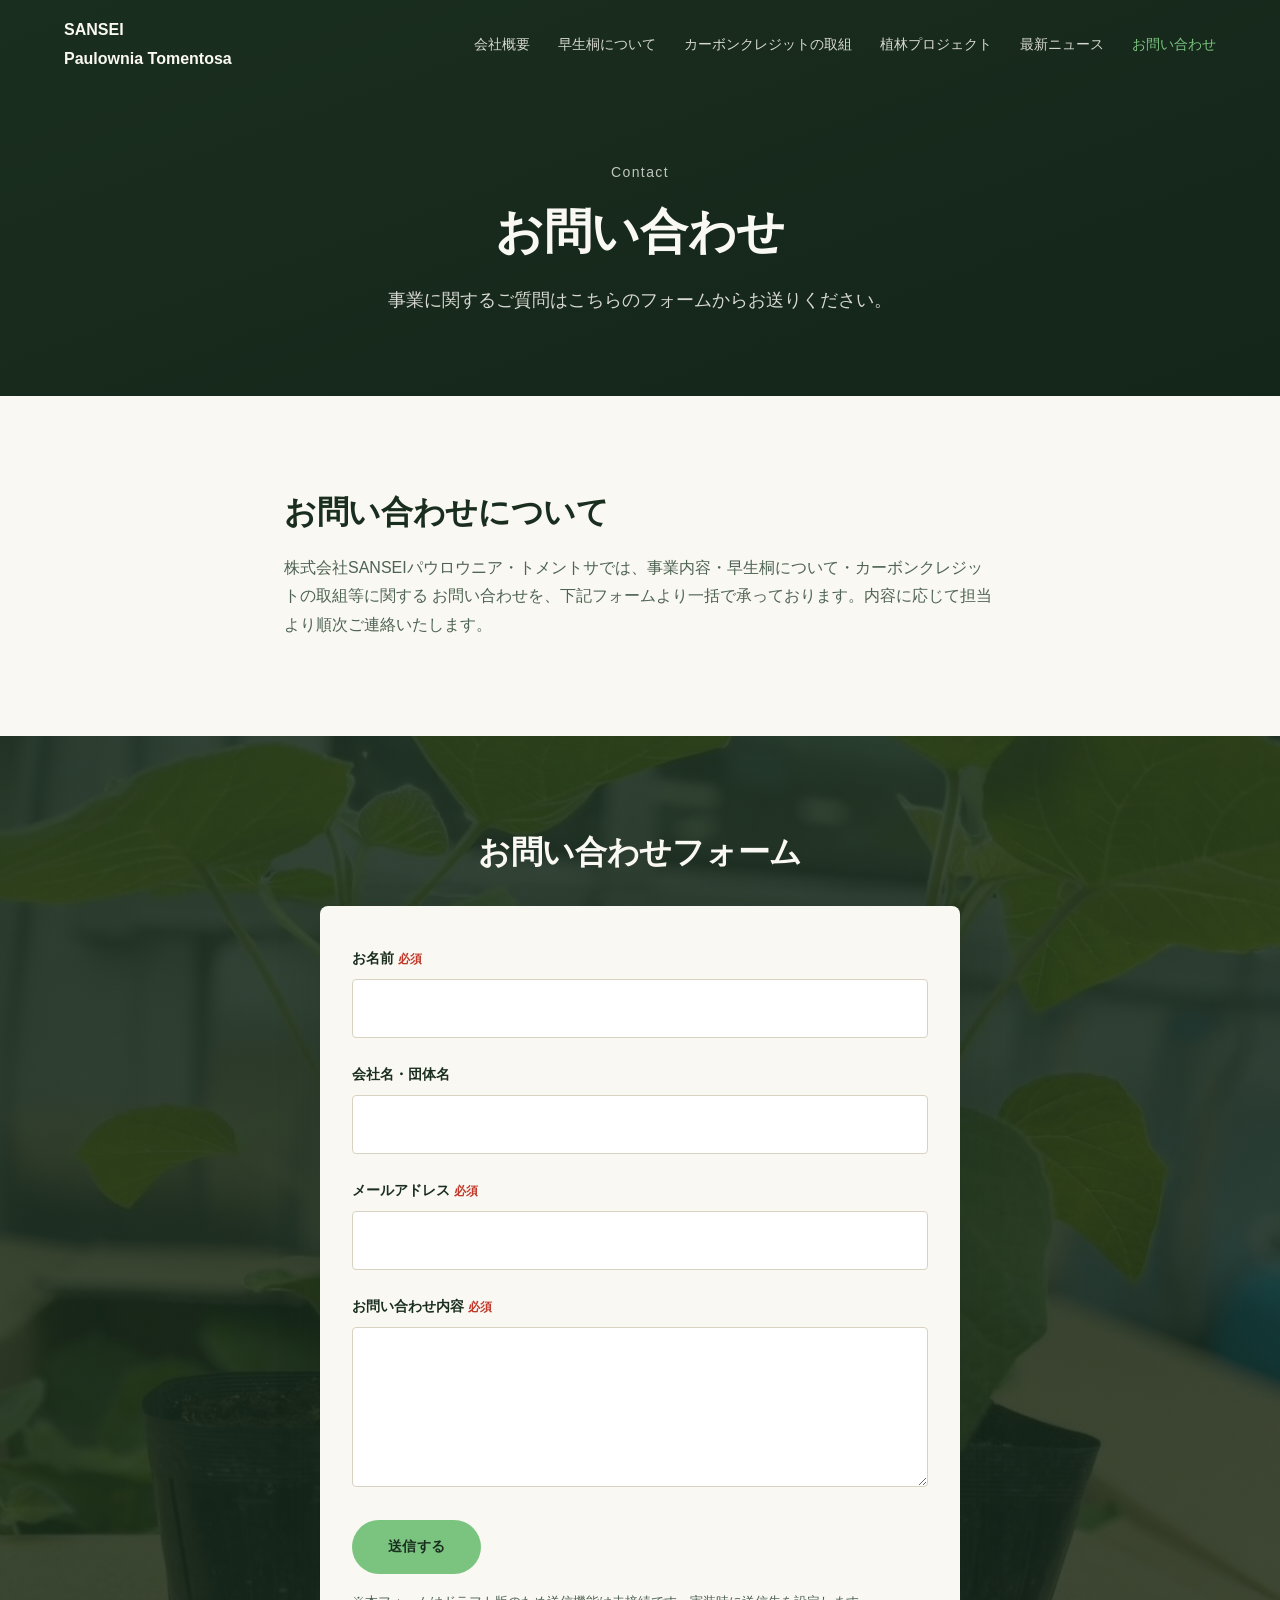
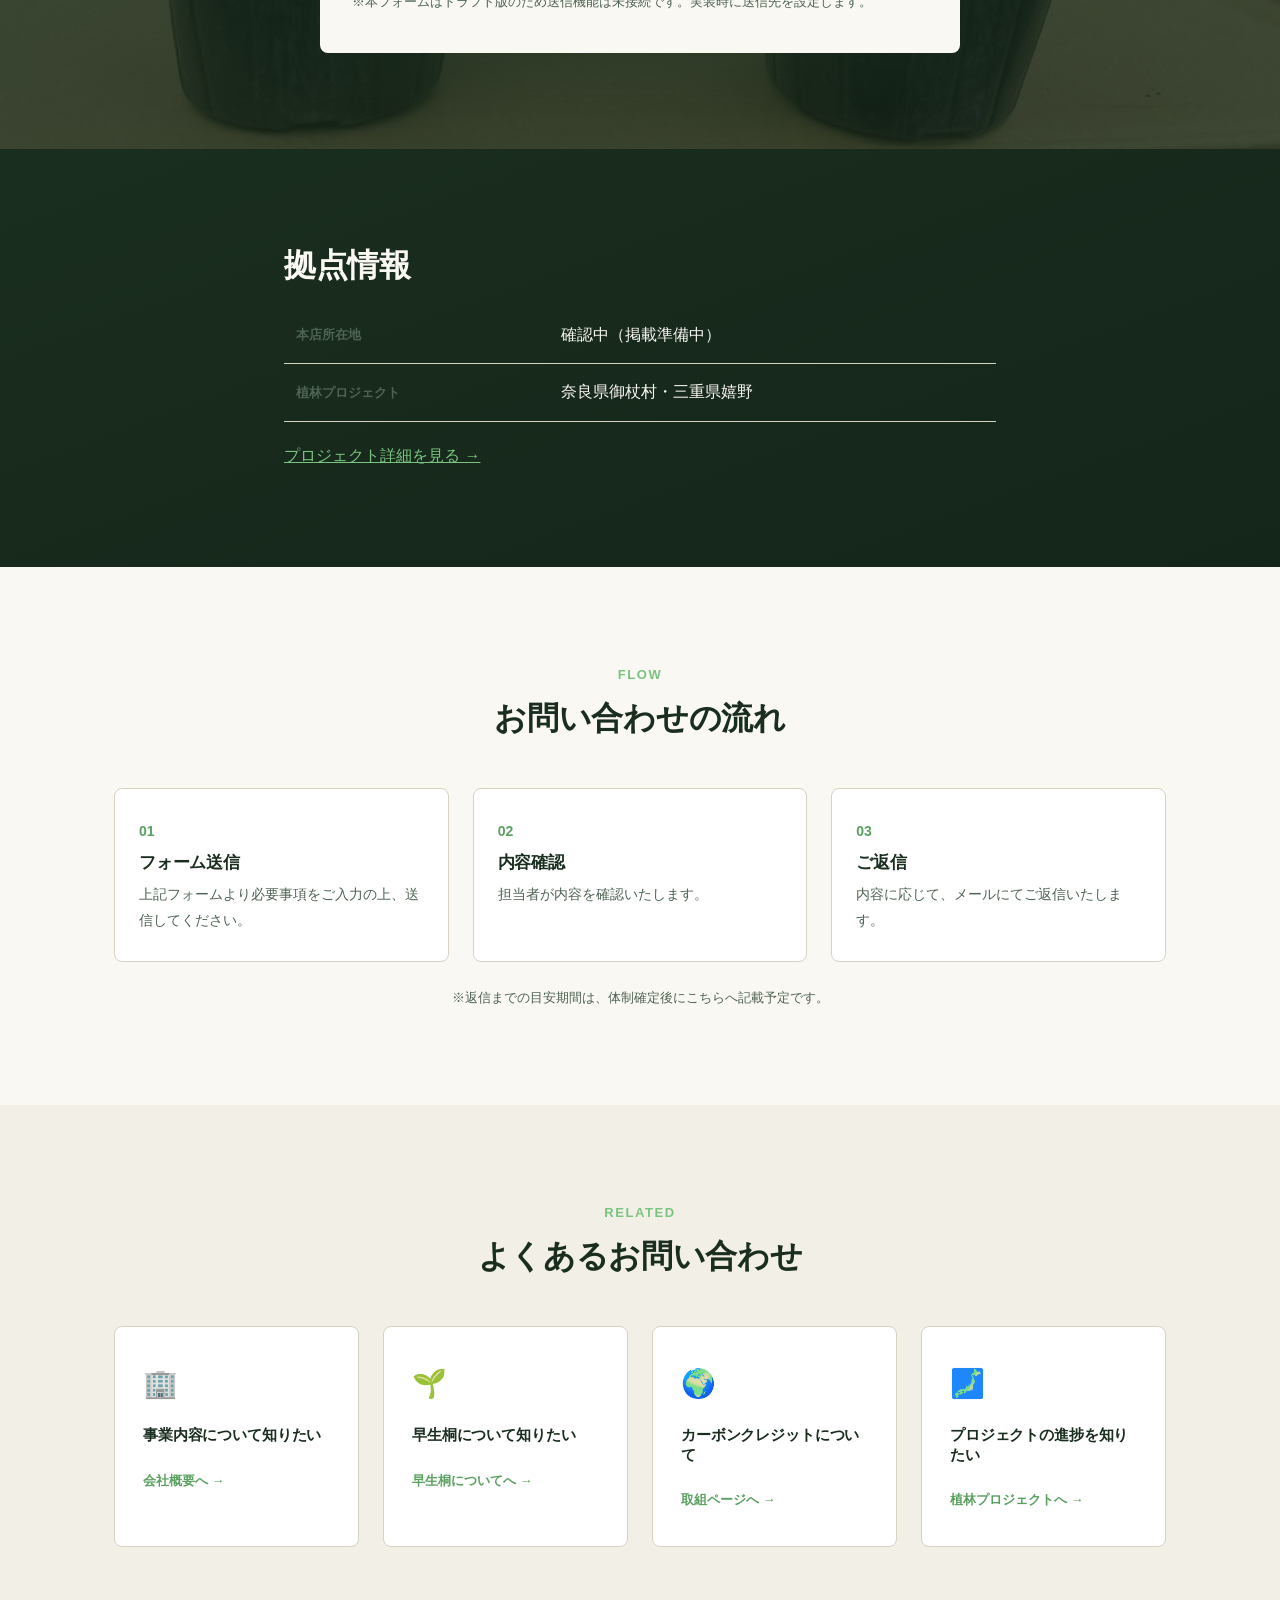
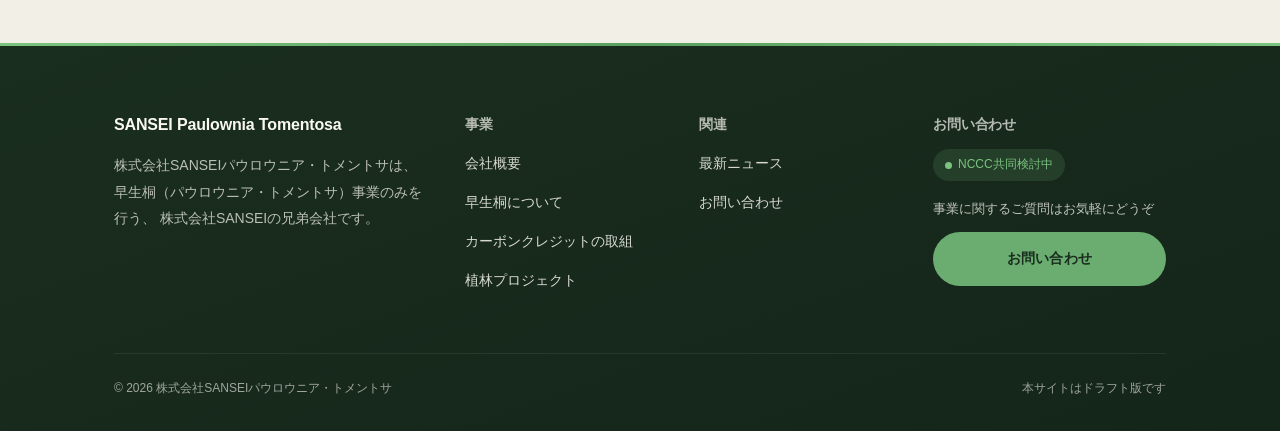
<file: contact.html>
<!DOCTYPE html>
<html lang="ja">
<head>
<meta charset="UTF-8">
<meta name="viewport" content="width=device-width, initial-scale=1.0">
<title>お問い合わせ｜株式会社SANSEIパウロウニア・トメントサ</title>
<meta name="description" content="株式会社SANSEIパウロウニア・トメントサへのお問い合わせはこちらから。事業内容・早生桐・カーボンクレジットの取組・プロジェクトに関するご質問を承っております。">
<link rel="stylesheet" href="style.css">
</head>
<body>

<header class="navi">
  <div class="navi-in">
    <a href="index.html" class="navi-logo">SANSEI<br>Paulownia Tomentosa</a>
    <nav class="navi-links">
      <a href="about.html">会社概要</a>
      <a href="paulownia.html">早生桐について</a>
      <a href="carbon-credit.html">カーボンクレジットの取組</a>
      <a href="project.html">植林プロジェクト</a>
      <a href="news.html">最新ニュース</a>
      <a href="contact.html">お問い合わせ</a>
    </nav>
    <button class="navi-menu-button" aria-label="メニュー"><span></span><span></span><span></span></button>
  </div>
</header>

<main>

  <!-- Section 1: ページヒーロー -->
  <section class="page-hero">
    <div class="section-inner">
      <span class="eyebrow">Contact</span>
      <h1>お問い合わせ</h1>
      <p class="lead">事業に関するご質問はこちらのフォームからお送りください。</p>
    </div>
  </section>

  <!-- Section 2: お問い合わせ窓口の案内 -->
  <section class="section section-light">
    <div class="section-inner fade-in" style="max-width:760px;">
      <div class="section-title" style="text-align:left;margin:0 0 2rem;">
        <h2>お問い合わせについて</h2>
      </div>
      <p style="font-size:1.6rem;color:var(--color-text-muted);">
        株式会社SANSEIパウロウニア・トメントサでは、事業内容・早生桐について・カーボンクレジットの取組等に関する
        お問い合わせを、下記フォームより一括で承っております。内容に応じて担当より順次ご連絡いたします。
      </p>
    </div>
  </section>

  <!-- Section 3: フォーム（cta-bg.jpg背景） -->
  <section class="section section-image-bg" style="background-image:url('images/contact-bg.jpg');">
    <div class="section-inner fade-in">
      <div class="section-title" style="margin-bottom:3.2rem;">
        <h2>お問い合わせフォーム</h2>
      </div>
      <form class="contact-form on-image-bg" onsubmit="return false;">

        <div class="form-group">
          <label for="name">お名前<span class="form-required">必須</span></label>
          <input type="text" id="name" name="name" required>
        </div>

        <div class="form-group">
          <label for="company">会社名・団体名</label>
          <input type="text" id="company" name="company">
        </div>

        <div class="form-group">
          <label for="email">メールアドレス<span class="form-required">必須</span></label>
          <input type="email" id="email" name="email" required>
        </div>

        <div class="form-group">
          <label for="message">お問い合わせ内容<span class="form-required">必須</span></label>
          <textarea id="message" name="message" required></textarea>
        </div>

        <button type="submit" class="btn btn-primary">送信する</button>
        <p style="margin-top:1.6rem;font-size:1.3rem;color:var(--color-text-muted);">
          ※本フォームはドラフト版のため送信機能は未接続です。実装時に送信先を設定します。
        </p>

      </form>
    </div>
  </section>

  <!-- Section 4: 拠点・所在地情報 -->
  <section class="section section-dark">
    <div class="section-inner fade-in" style="max-width:760px;">
      <div class="section-title" style="text-align:left;margin:0 0 1rem;">
        <h2>拠点情報</h2>
      </div>
      <table class="simple-table" style="color:var(--color-text-light);">
        <tr><th>本店所在地</th><td>確認中（掲載準備中）</td></tr>
        <tr><th>植林プロジェクト</th><td>奈良県御杖村・三重県嬉野</td></tr>
      </table>
      <p style="margin-top:2rem;"><a href="project.html" style="color:var(--color-accent);text-decoration:underline;">プロジェクト詳細を見る →</a></p>
    </div>
  </section>

  <!-- Section 5: お問い合わせから返信までの流れ -->
  <section class="section section-light">
    <div class="section-inner">
      <div class="section-title fade-in">
        <span class="eyebrow">Flow</span>
        <h2>お問い合わせの流れ</h2>
      </div>
      <div class="mini-cards fade-in" style="grid-template-columns:repeat(3,1fr);">
        <div class="mini-card">
          <span class="num">01</span>
          <h4>フォーム送信</h4>
          <p>上記フォームより必要事項をご入力の上、送信してください。</p>
        </div>
        <div class="mini-card">
          <span class="num">02</span>
          <h4>内容確認</h4>
          <p>担当者が内容を確認いたします。</p>
        </div>
        <div class="mini-card">
          <span class="num">03</span>
          <h4>ご返信</h4>
          <p>内容に応じて、メールにてご返信いたします。</p>
        </div>
      </div>
      <p style="margin-top:2.4rem;font-size:1.3rem;color:var(--color-text-muted);text-align:center;">
        ※返信までの目安期間は、体制確定後にこちらへ記載予定です。
      </p>
    </div>
  </section>

  <!-- Section 6: よくあるお問い合わせ（関連ページ導線） -->
  <section class="section section-light-alt">
    <div class="section-inner">
      <div class="section-title fade-in">
        <span class="eyebrow">Related</span>
        <h2>よくあるお問い合わせ</h2>
      </div>
      <div class="link-cards fade-in" style="grid-template-columns:repeat(4,1fr);">
        <a href="about.html" class="link-card">
          <div class="icon">🏢</div>
          <h3 style="font-size:1.5rem;">事業内容について知りたい</h3>
          <span class="arrow">会社概要へ →</span>
        </a>
        <a href="paulownia.html" class="link-card">
          <div class="icon">🌱</div>
          <h3 style="font-size:1.5rem;">早生桐について知りたい</h3>
          <span class="arrow">早生桐についてへ →</span>
        </a>
        <a href="carbon-credit.html" class="link-card">
          <div class="icon">🌍</div>
          <h3 style="font-size:1.5rem;">カーボンクレジットについて</h3>
          <span class="arrow">取組ページへ →</span>
        </a>
        <a href="project.html" class="link-card">
          <div class="icon">🗾</div>
          <h3 style="font-size:1.5rem;">プロジェクトの進捗を知りたい</h3>
          <span class="arrow">植林プロジェクトへ →</span>
        </a>
      </div>
    </div>
  </section>

</main>

<footer class="site-footer">
  <div class="section-inner">
    <div class="footer-grid">
      <div>
        <h4 style="opacity:1;font-size:1.6rem;color:var(--color-text-light);">SANSEI Paulownia Tomentosa</h4>
        <p class="footer-brand-desc">
          株式会社SANSEIパウロウニア・トメントサは、早生桐（パウロウニア・トメントサ）事業のみを行う、
          株式会社SANSEIの兄弟会社です。
        </p>
      </div>
      <div>
        <h4>事業</h4>
        <ul>
          <li><a href="about.html">会社概要</a></li>
          <li><a href="paulownia.html">早生桐について</a></li>
          <li><a href="carbon-credit.html">カーボンクレジットの取組</a></li>
          <li><a href="project.html">植林プロジェクト</a></li>
        </ul>
      </div>
      <div>
        <h4>関連</h4>
        <ul>
          <li><a href="news.html">最新ニュース</a></li>
          <li><a href="contact.html">お問い合わせ</a></li>
        </ul>
      </div>
      <div class="footer-cta">
        <h4>お問い合わせ</h4>
        <div class="footer-status-badge"><span class="dot"></span>NCCC共同検討中</div>
        <p style="font-size:1.3rem;opacity:.75;margin-bottom:1.2rem;">事業に関するご質問はお気軽にどうぞ</p>
        <a href="contact.html" class="btn btn-primary">お問い合わせ</a>
      </div>
    </div>
    <div class="footer-bottom">
      <span>© 2026 株式会社SANSEIパウロウニア・トメントサ</span>
      <span>本サイトはドラフト版です</span>
    </div>
  </div>
</footer>

<script src="script.js"></script>
</body>
</html>
</file>
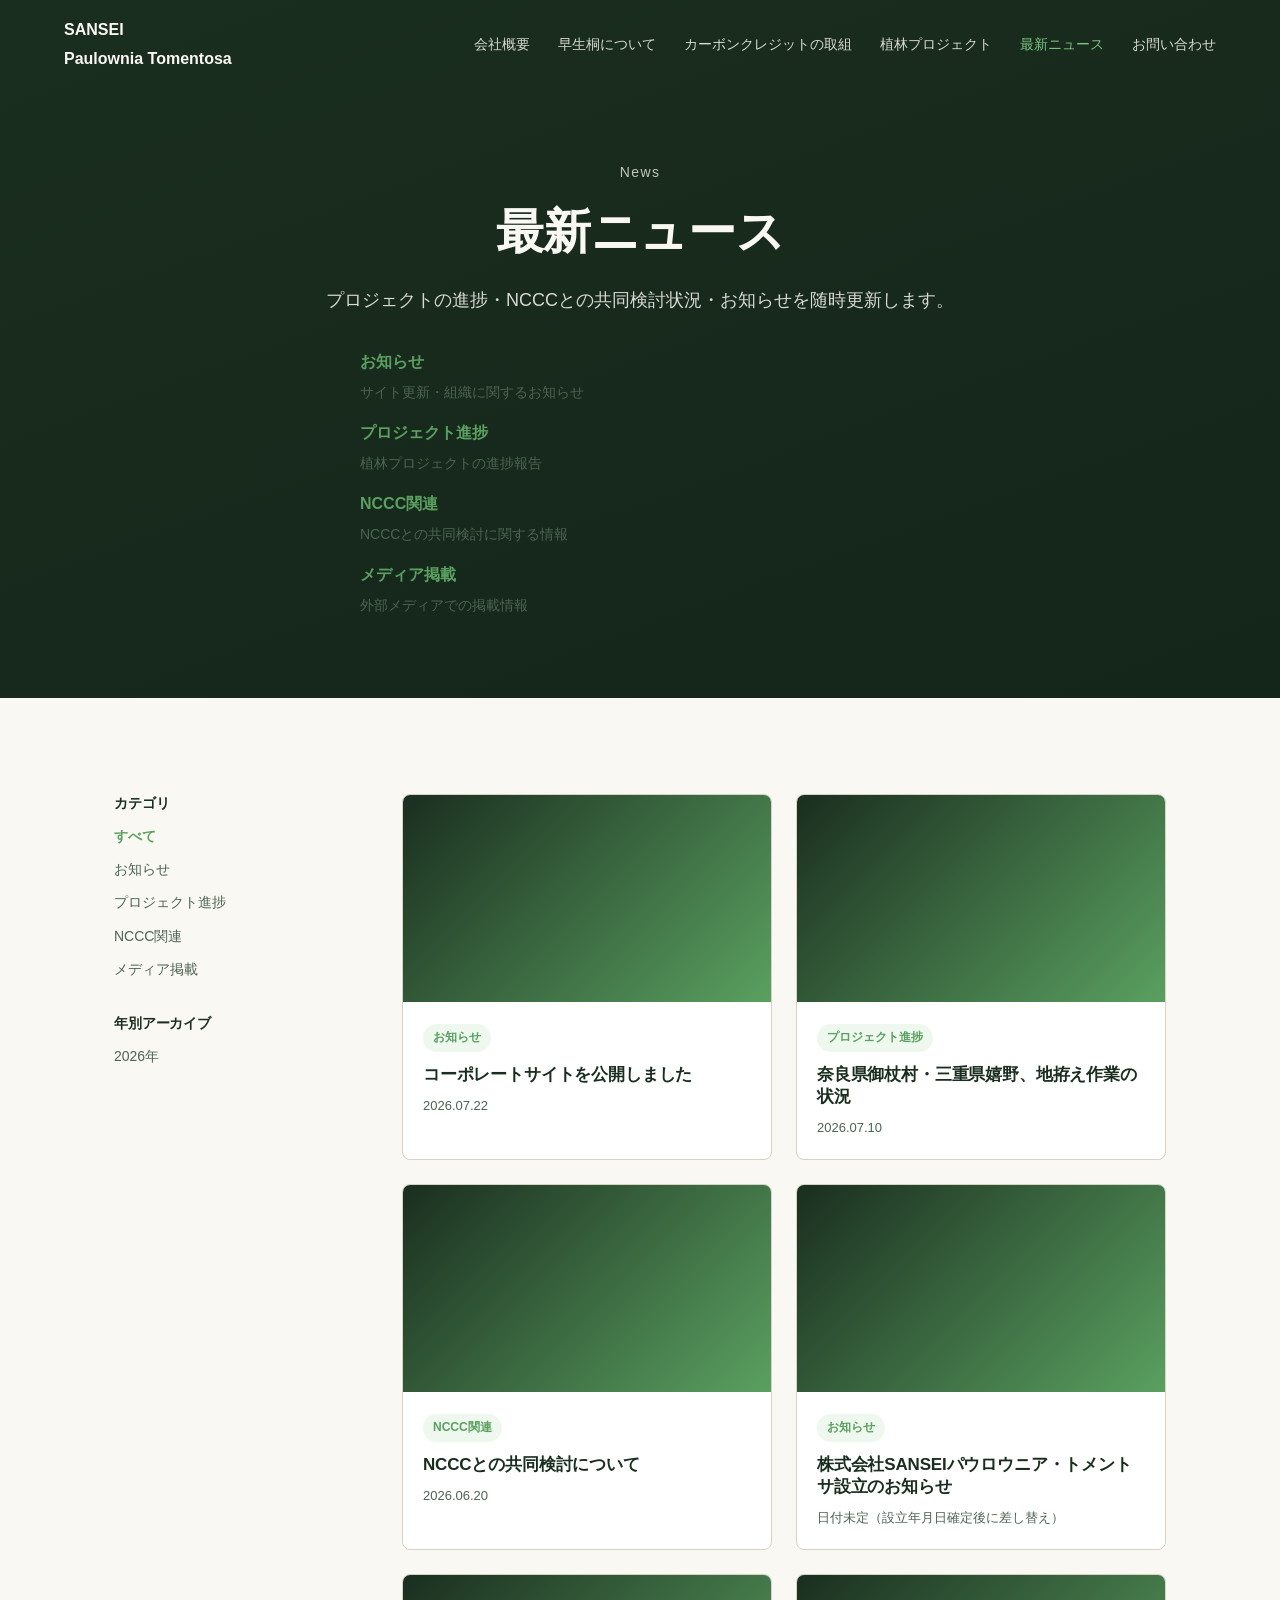
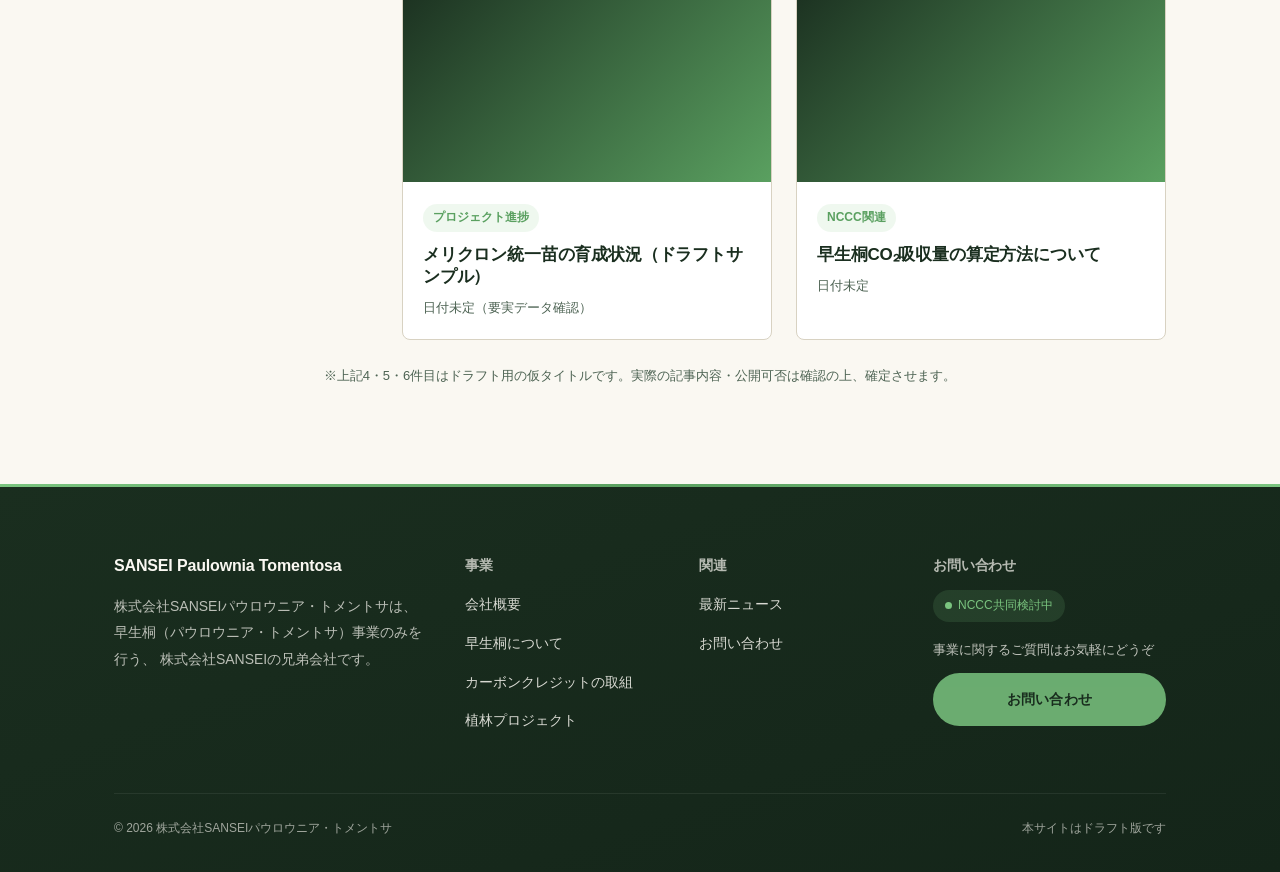
<file: news.html>
<!DOCTYPE html>
<html lang="ja">
<head>
<meta charset="UTF-8">
<meta name="viewport" content="width=device-width, initial-scale=1.0">
<title>最新ニュース｜株式会社SANSEIパウロウニア・トメントサ</title>
<meta name="description" content="株式会社SANSEIパウロウニア・トメントサの最新ニュース・プロジェクト進捗・NCCCとの共同検討状況・お知らせ一覧。">
<link rel="stylesheet" href="style.css">
</head>
<body>

<header class="navi">
  <div class="navi-in">
    <a href="index.html" class="navi-logo">SANSEI<br>Paulownia Tomentosa</a>
    <nav class="navi-links">
      <a href="about.html">会社概要</a>
      <a href="paulownia.html">早生桐について</a>
      <a href="carbon-credit.html">カーボンクレジットの取組</a>
      <a href="project.html">植林プロジェクト</a>
      <a href="news.html">最新ニュース</a>
      <a href="contact.html">お問い合わせ</a>
    </nav>
    <button class="navi-menu-button" aria-label="メニュー"><span></span><span></span><span></span></button>
  </div>
</header>

<main>

  <!-- Section 1: ページヒーロー＋カテゴリ説明 -->
  <section class="page-hero">
    <div class="section-inner" style="max-width:760px;">
      <span class="eyebrow">News</span>
      <h1>最新ニュース</h1>
      <p class="lead">プロジェクトの進捗・NCCCとの共同検討状況・お知らせを随時更新します。</p>
      <dl class="category-desc-list" style="text-align:left;max-width:560px;margin:3.2rem auto 0;">
        <dt>お知らせ</dt><dd>サイト更新・組織に関するお知らせ</dd>
        <dt>プロジェクト進捗</dt><dd>植林プロジェクトの進捗報告</dd>
        <dt>NCCC関連</dt><dd>NCCCとの共同検討に関する情報</dd>
        <dt>メディア掲載</dt><dd>外部メディアでの掲載情報</dd>
      </dl>
    </div>
  </section>

  <section class="section section-light">
    <div class="section-inner">
      <div class="news-layout">

        <!-- 左ペイン -->
        <aside class="news-sidebar fade-in">
          <h4>カテゴリ</h4>
          <ul>
            <li><a href="#" class="is-active">すべて</a></li>
            <li><a href="#">お知らせ</a></li>
            <li><a href="#">プロジェクト進捗</a></li>
            <li><a href="#">NCCC関連</a></li>
            <li><a href="#">メディア掲載</a></li>
          </ul>
          <h4>年別アーカイブ</h4>
          <ul>
            <li><a href="#">2026年</a></li>
          </ul>
        </aside>

        <!-- ニュースカード一覧（ドラフト用サンプル 6件） -->
        <div class="news-grid">

          <a href="#" class="news-card fade-in">
            <div class="news-card-thumb"></div>
            <div class="news-card-body">
              <span class="news-tag">お知らせ</span>
              <h3>コーポレートサイトを公開しました</h3>
              <p class="news-date">2026.07.22</p>
            </div>
          </a>

          <a href="#" class="news-card fade-in">
            <div class="news-card-thumb"></div>
            <div class="news-card-body">
              <span class="news-tag">プロジェクト進捗</span>
              <h3>奈良県御杖村・三重県嬉野、地拵え作業の状況</h3>
              <p class="news-date">2026.07.10</p>
            </div>
          </a>

          <a href="carbon-credit.html" class="news-card fade-in">
            <div class="news-card-thumb"></div>
            <div class="news-card-body">
              <span class="news-tag">NCCC関連</span>
              <h3>NCCCとの共同検討について</h3>
              <p class="news-date">2026.06.20</p>
            </div>
          </a>

          <a href="#" class="news-card fade-in">
            <div class="news-card-thumb"></div>
            <div class="news-card-body">
              <span class="news-tag">お知らせ</span>
              <h3>株式会社SANSEIパウロウニア・トメントサ設立のお知らせ</h3>
              <p class="news-date">日付未定（設立年月日確定後に差し替え）</p>
            </div>
          </a>

          <a href="#" class="news-card fade-in">
            <div class="news-card-thumb"></div>
            <div class="news-card-body">
              <span class="news-tag">プロジェクト進捗</span>
              <h3>メリクロン統一苗の育成状況（ドラフトサンプル）</h3>
              <p class="news-date">日付未定（要実データ確認）</p>
            </div>
          </a>

          <a href="carbon-credit.html" class="news-card fade-in">
            <div class="news-card-thumb"></div>
            <div class="news-card-body">
              <span class="news-tag">NCCC関連</span>
              <h3>早生桐CO₂吸収量の算定方法について</h3>
              <p class="news-date">日付未定</p>
            </div>
          </a>

        </div>
      </div>
      <p style="margin-top:2.4rem;font-size:1.3rem;color:var(--color-text-muted);text-align:center;">
        ※上記4・5・6件目はドラフト用の仮タイトルです。実際の記事内容・公開可否は確認の上、確定させます。
      </p>
    </div>
  </section>

</main>

<footer class="site-footer">
  <div class="section-inner">
    <div class="footer-grid">
      <div>
        <h4 style="opacity:1;font-size:1.6rem;color:var(--color-text-light);">SANSEI Paulownia Tomentosa</h4>
        <p class="footer-brand-desc">
          株式会社SANSEIパウロウニア・トメントサは、早生桐（パウロウニア・トメントサ）事業のみを行う、
          株式会社SANSEIの兄弟会社です。
        </p>
      </div>
      <div>
        <h4>事業</h4>
        <ul>
          <li><a href="about.html">会社概要</a></li>
          <li><a href="paulownia.html">早生桐について</a></li>
          <li><a href="carbon-credit.html">カーボンクレジットの取組</a></li>
          <li><a href="project.html">植林プロジェクト</a></li>
        </ul>
      </div>
      <div>
        <h4>関連</h4>
        <ul>
          <li><a href="news.html">最新ニュース</a></li>
          <li><a href="contact.html">お問い合わせ</a></li>
        </ul>
      </div>
      <div class="footer-cta">
        <h4>お問い合わせ</h4>
        <div class="footer-status-badge"><span class="dot"></span>NCCC共同検討中</div>
        <p style="font-size:1.3rem;opacity:.75;margin-bottom:1.2rem;">事業に関するご質問はお気軽にどうぞ</p>
        <a href="contact.html" class="btn btn-primary">お問い合わせ</a>
      </div>
    </div>
    <div class="footer-bottom">
      <span>© 2026 株式会社SANSEIパウロウニア・トメントサ</span>
      <span>本サイトはドラフト版です</span>
    </div>
  </div>
</footer>

<script src="script.js"></script>
</body>
</html>
</file>
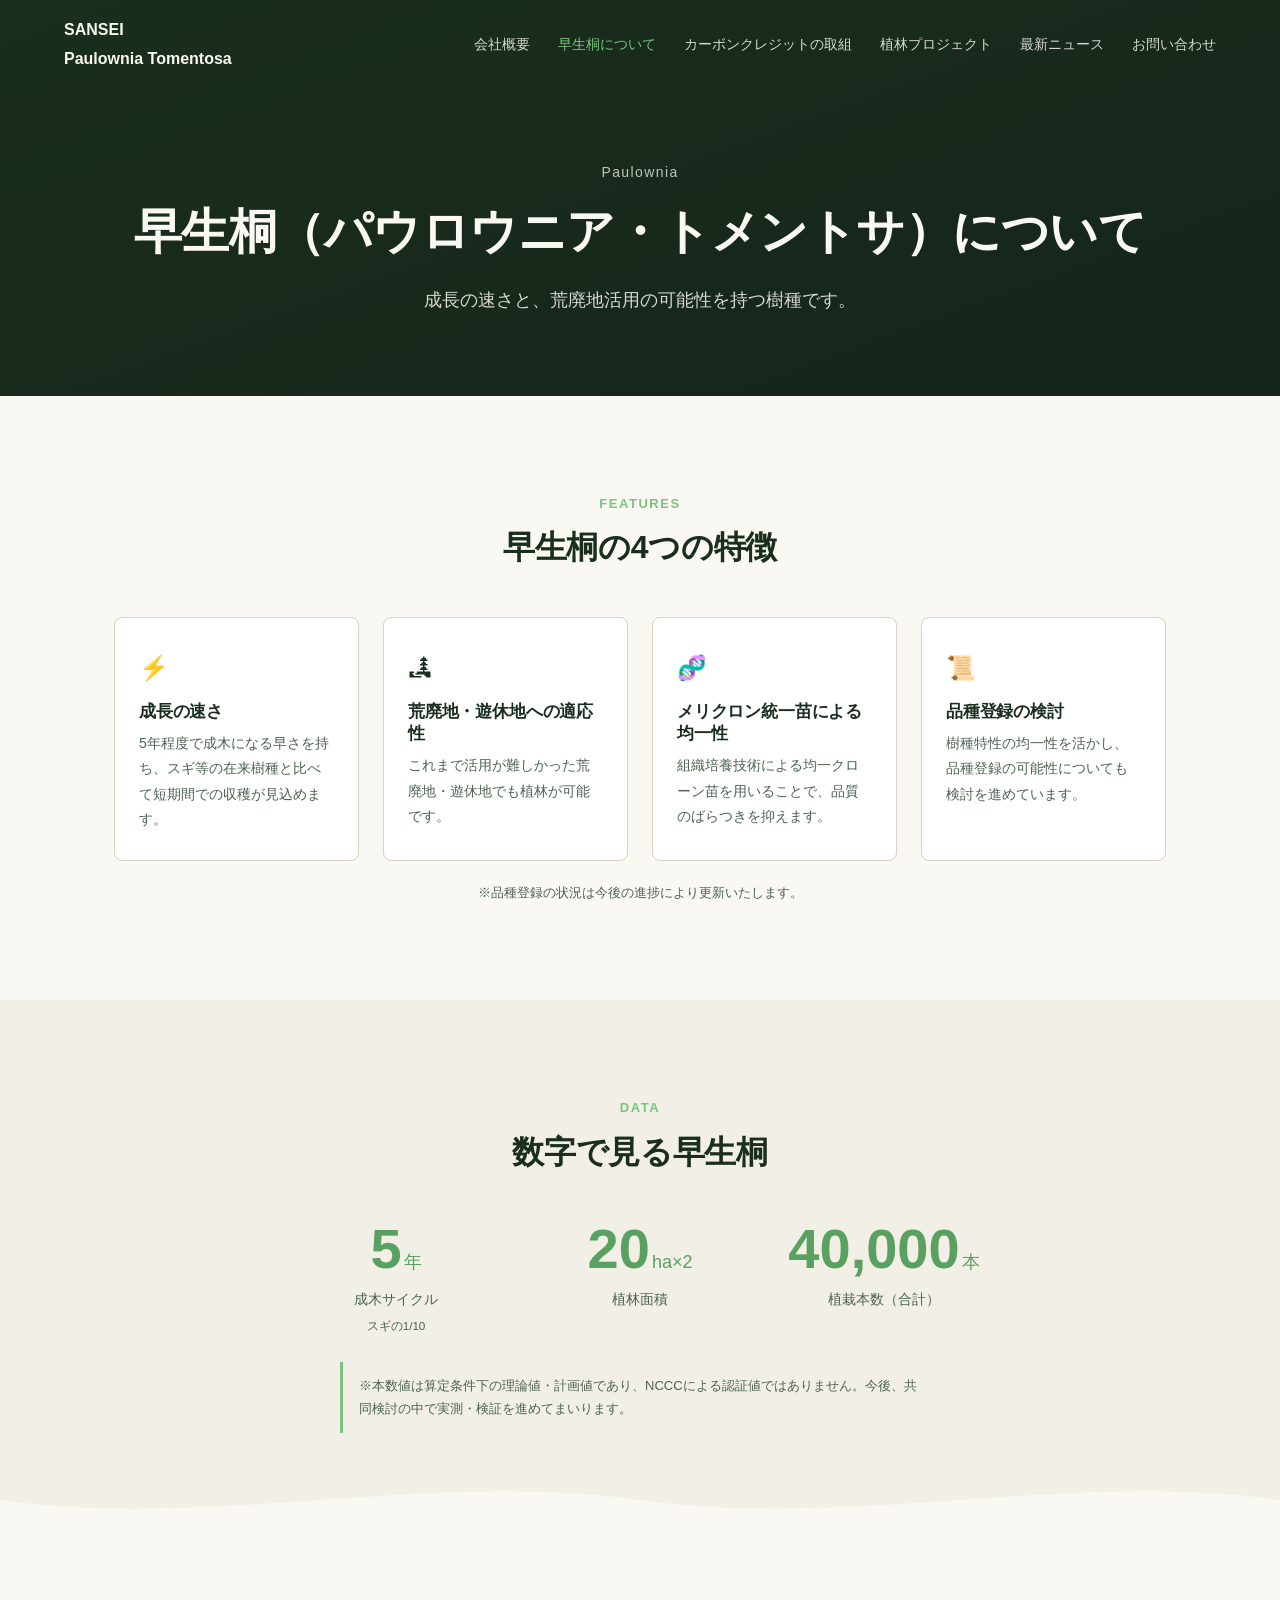
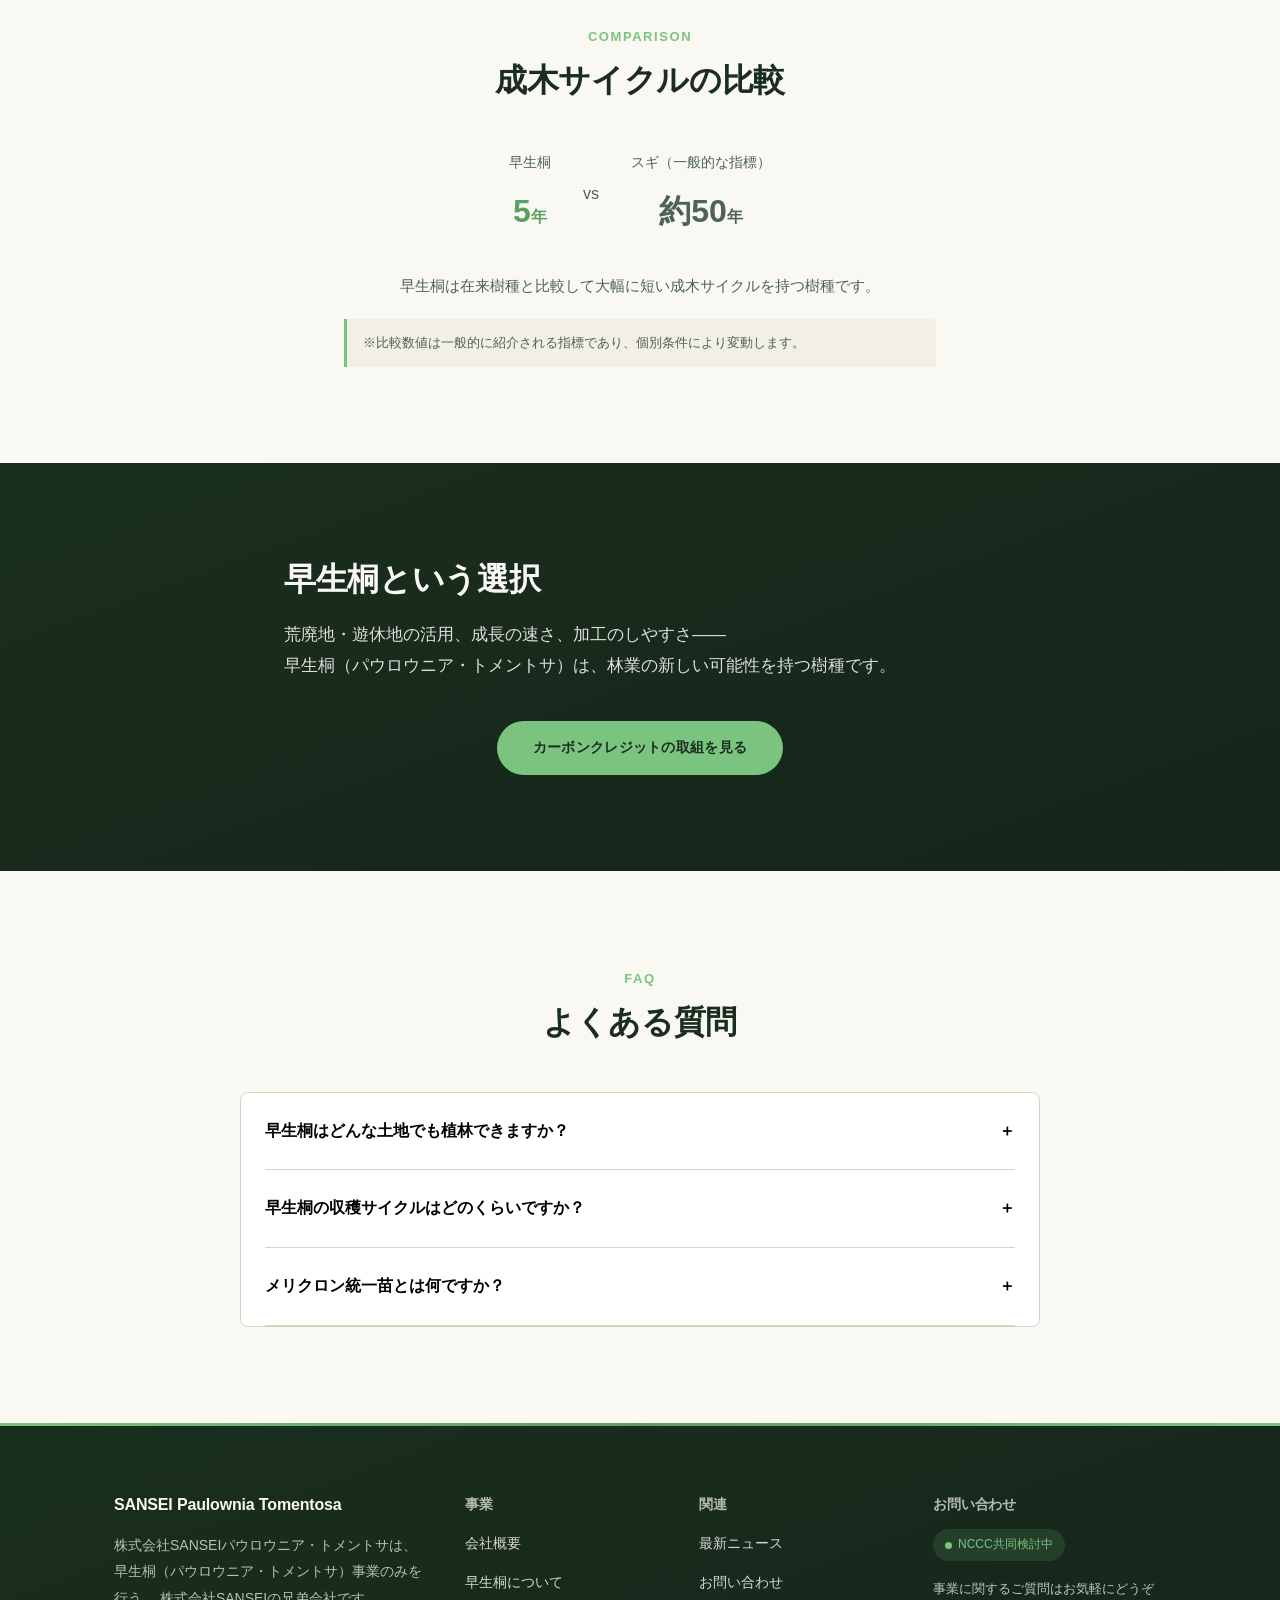
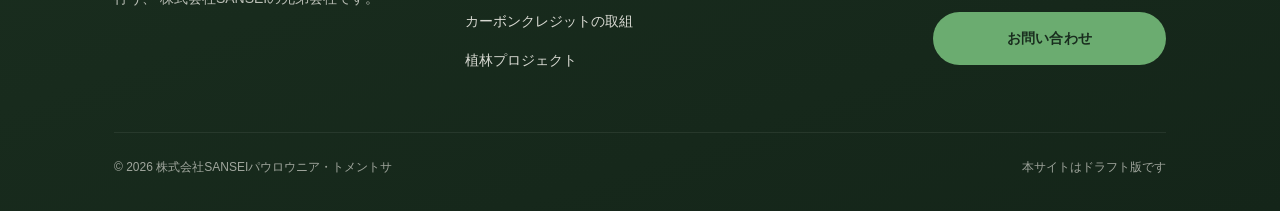
<file: paulownia.html>
<!DOCTYPE html>
<html lang="ja">
<head>
<meta charset="UTF-8">
<meta name="viewport" content="width=device-width, initial-scale=1.0">
<title>早生桐について｜株式会社SANSEIパウロウニア・トメントサ</title>
<meta name="description" content="早生桐（パウロウニア・トメントサ）の樹種特性と、私たちが早生桐に取り組む理由をご紹介します。">
<link rel="stylesheet" href="style.css">
</head>
<body>

<header class="navi">
  <div class="navi-in">
    <a href="index.html" class="navi-logo">SANSEI<br>Paulownia Tomentosa</a>
    <nav class="navi-links">
      <a href="about.html">会社概要</a>
      <a href="paulownia.html">早生桐について</a>
      <a href="carbon-credit.html">カーボンクレジットの取組</a>
      <a href="project.html">植林プロジェクト</a>
      <a href="news.html">最新ニュース</a>
      <a href="contact.html">お問い合わせ</a>
    </nav>
    <button class="navi-menu-button" aria-label="メニュー"><span></span><span></span><span></span></button>
  </div>
</header>

<main>

  <!-- Section 1: ページヒーロー -->
  <section class="page-hero">
    <div class="section-inner">
      <span class="eyebrow">Paulownia</span>
      <h1>早生桐（パウロウニア・トメントサ）について</h1>
      <p class="lead">成長の速さと、荒廃地活用の可能性を持つ樹種です。</p>
    </div>
  </section>

  <!-- Section 2: 早生桐の4つの特徴 -->
  <section class="section section-light">
    <div class="section-inner">
      <div class="section-title fade-in">
        <span class="eyebrow">Features</span>
        <h2>早生桐の4つの特徴</h2>
      </div>
      <div class="mini-cards fade-in">
        <div class="mini-card">
          <div class="icon">⚡</div>
          <h4>成長の速さ</h4>
          <p>5年程度で成木になる早さを持ち、スギ等の在来樹種と比べて短期間での収穫が見込めます。</p>
        </div>
        <div class="mini-card">
          <div class="icon">🏞</div>
          <h4>荒廃地・遊休地への適応性</h4>
          <p>これまで活用が難しかった荒廃地・遊休地でも植林が可能です。</p>
        </div>
        <div class="mini-card">
          <div class="icon">🧬</div>
          <h4>メリクロン統一苗による均一性</h4>
          <p>組織培養技術による均一クローン苗を用いることで、品質のばらつきを抑えます。</p>
        </div>
        <div class="mini-card">
          <div class="icon">📜</div>
          <h4>品種登録の検討</h4>
          <p>樹種特性の均一性を活かし、品種登録の可能性についても検討を進めています。</p>
        </div>
      </div>
      <p style="margin-top:2rem;font-size:1.3rem;color:var(--color-text-muted);text-align:center;">
        ※品種登録の状況は今後の進捗により更新いたします。
      </p>
    </div>
  </section>

  <!-- Section 3: 数字で見る早生桐 -->
  <section class="section section-light-alt section-wave to-light">
    <div class="section-inner fade-in">
      <div class="section-title">
        <span class="eyebrow">Data</span>
        <h2>数字で見る早生桐</h2>
      </div>
      <div class="stat-block" style="max-width:700px;margin-left:auto;margin-right:auto;">
        <div class="stat-item">
          <span class="big-num">5<small>年</small></span>
          <p>成木サイクル<br><small>スギの1/10</small></p>
        </div>
        <div class="stat-item">
          <span class="big-num">20<small>ha×2</small></span>
          <p>植林面積</p>
        </div>
        <div class="stat-item">
          <span class="big-num">40,000<small>本</small></span>
          <p>植栽本数（合計）</p>
        </div>
      </div>
      <p class="nccc-note" style="max-width:600px;margin:2.4rem auto 0;">
        ※本数値は算定条件下の理論値・計画値であり、NCCCによる認証値ではありません。今後、共同検討の中で実測・検証を進めてまいります。
      </p>
    </div>
  </section>

  <!-- Section 4: 成長比較 -->
  <section class="section section-light">
    <div class="section-inner fade-in" style="max-width:640px;">
      <div class="section-title">
        <span class="eyebrow">Comparison</span>
        <h2>成木サイクルの比較</h2>
      </div>
      <div class="comparison-block" style="justify-content:center;">
        <div class="comparison-item">
          <div class="label">早生桐</div>
          <div class="value">5<small style="font-size:1.6rem;">年</small></div>
        </div>
        <div class="comparison-vs">vs</div>
        <div class="comparison-item">
          <div class="label">スギ（一般的な指標）</div>
          <div class="value" style="color:var(--color-text-muted);">約50<small style="font-size:1.6rem;">年</small></div>
        </div>
      </div>
      <p style="text-align:center;color:var(--color-text-muted);font-size:1.5rem;">
        早生桐は在来樹種と比較して大幅に短い成木サイクルを持つ樹種です。
      </p>
      <p class="nccc-note">
        ※比較数値は一般的に紹介される指標であり、個別条件により変動します。
      </p>
    </div>
  </section>

  <!-- Section 5: なぜ早生桐なのか -->
  <section class="section section-dark">
    <div class="section-inner fade-in" style="max-width:760px;">
      <div class="section-title" style="text-align:left;margin:0 0 2rem;">
        <h2>早生桐という選択</h2>
      </div>
      <p style="font-size:1.7rem;opacity:.88;">
        荒廃地・遊休地の活用、成長の速さ、加工のしやすさ——<br>
        早生桐（パウロウニア・トメントサ）は、林業の新しい可能性を持つ樹種です。
      </p>
      <div style="margin-top:4rem;text-align:center;">
        <a href="carbon-credit.html" class="btn btn-primary">カーボンクレジットの取組を見る</a>
      </div>
    </div>
  </section>

  <!-- Section 6: よくある質問 -->
  <section class="section section-light">
    <div class="section-inner fade-in">
      <div class="section-title">
        <span class="eyebrow">FAQ</span>
        <h2>よくある質問</h2>
      </div>
      <div class="faq-list" style="background:#fff;border-radius:var(--radius-md);padding:0 2.4rem;border:1px solid var(--color-border);">

        <div class="faq-item">
          <button class="faq-question">
            <span>早生桐はどんな土地でも植林できますか？</span>
            <span class="icon">＋</span>
          </button>
          <div class="faq-answer">
            <p>荒廃地・遊休地への適応性を持つ樹種ですが、実際の植林可否は土地ごとの調査が必要です。</p>
          </div>
        </div>

        <div class="faq-item">
          <button class="faq-question">
            <span>早生桐の収穫サイクルはどのくらいですか？</span>
            <span class="icon">＋</span>
          </button>
          <div class="faq-answer">
            <p>目安として5年程度の成木サイクルを想定していますが、これは算定条件下の計画値です。</p>
          </div>
        </div>

        <div class="faq-item">
          <button class="faq-question">
            <span>メリクロン統一苗とは何ですか？</span>
            <span class="icon">＋</span>
          </button>
          <div class="faq-answer">
            <p>組織培養技術によって作られた、遺伝的に均一なクローン苗のことです。品質のばらつきを抑える効果が期待されます。</p>
          </div>
        </div>

      </div>
    </div>
  </section>

</main>

<footer class="site-footer">
  <div class="section-inner">
    <div class="footer-grid">
      <div>
        <h4 style="opacity:1;font-size:1.6rem;color:var(--color-text-light);">SANSEI Paulownia Tomentosa</h4>
        <p class="footer-brand-desc">
          株式会社SANSEIパウロウニア・トメントサは、早生桐（パウロウニア・トメントサ）事業のみを行う、
          株式会社SANSEIの兄弟会社です。
        </p>
      </div>
      <div>
        <h4>事業</h4>
        <ul>
          <li><a href="about.html">会社概要</a></li>
          <li><a href="paulownia.html">早生桐について</a></li>
          <li><a href="carbon-credit.html">カーボンクレジットの取組</a></li>
          <li><a href="project.html">植林プロジェクト</a></li>
        </ul>
      </div>
      <div>
        <h4>関連</h4>
        <ul>
          <li><a href="news.html">最新ニュース</a></li>
          <li><a href="contact.html">お問い合わせ</a></li>
        </ul>
      </div>
      <div class="footer-cta">
        <h4>お問い合わせ</h4>
        <div class="footer-status-badge"><span class="dot"></span>NCCC共同検討中</div>
        <p style="font-size:1.3rem;opacity:.75;margin-bottom:1.2rem;">事業に関するご質問はお気軽にどうぞ</p>
        <a href="contact.html" class="btn btn-primary">お問い合わせ</a>
      </div>
    </div>
    <div class="footer-bottom">
      <span>© 2026 株式会社SANSEIパウロウニア・トメントサ</span>
      <span>本サイトはドラフト版です</span>
    </div>
  </div>
</footer>

<script src="script.js"></script>
</body>
</html>
</file>
<file: style.css>
/* ============================================================
   株式会社SANSEIパウロウニア・トメントサ — 共通スタイルシート
   作成: 2026-07-22
   参照: 05_ビジュアルデザイン解析_世界一流基準.md / 06_本番ドラフト_全ページコンテンツ.md
   ============================================================ */

/* ---------- CSS変数（デザイントークン） ---------- */
:root {
  /* カラー：早生桐の深緑を基調に、クリーム背景＋新緑アクセント */
  --color-dark: #1a2e1f;          /* 早生桐の深緑（ダークセクション基調） */
  --color-dark-alt: #142519;      /* darkのやや暗いバリエーション（グラデーション用） */
  --color-cream: #faf8f2;         /* クリーム（ライトセクション背景） */
  --color-cream-alt: #f2efe6;     /* クリームのやや濃いバリエーション */
  --color-accent: #7ac47f;        /* 新緑・若葉色（アクセント） */
  --color-accent-dark: #5aa060;   /* アクセントの濃いバリエーション（ホバー等） */
  --color-text-dark: #1a2e1f;     /* ライトセクション上のテキスト（深緑） */
  --color-text-light: #faf8f2;    /* ダークセクション上のテキスト（クリーム） */
  --color-text-muted: #4d6353;    /* サブテキスト・キャプション */
  --color-border: #d8d2c2;        /* ライトセクションの罫線 */
  --color-shadow: 26, 46, 31;     /* box-shadow用（純黒でなく深緑を低不透明度で使用: South Pole方式） */

  /* タイポグラフィ */
  --font-base: "Noto Sans JP", "Hiragino Sans", "Yu Gothic", sans-serif;
  --font-size-base: 1.6rem;

  /* 角丸・シャドウ（05番のトークン設計を反映） */
  --radius-sm: .4rem;
  --radius-md: .8rem;
  --radius-pill: 999px;
  --shadow-card: 0 1.2rem 2.4rem rgba(var(--color-shadow), .12), 0 .2rem .4rem rgba(var(--color-shadow), .18);
  --shadow-soft: 0 .6rem 1.6rem rgba(var(--color-shadow), .08);

  /* トランジション（最小構成: South Pole/Pachama型・.2〜.3s ease-out中心） */
  --ease-out: cubic-bezier(.22, 1, .36, 1);
  --transition-fast: .2s var(--ease-out);
  --transition-base: .3s var(--ease-out);
}

/* ---------- リセット / ベース ---------- */
* { box-sizing: border-box; margin: 0; padding: 0; }
html { font-size: 62.5%; scroll-behavior: smooth; } /* 1rem = 10px */
body {
  font-family: var(--font-base);
  font-size: var(--font-size-base);
  line-height: 1.8;
  color: var(--color-text-dark);
  background: var(--color-cream);
  -webkit-font-smoothing: antialiased;
}
img { max-width: 100%; display: block; }
a { color: inherit; text-decoration: none; }
ul { list-style: none; }
button { font: inherit; cursor: pointer; border: none; background: none; }

h1, h2, h3, h4 {
  font-weight: 700;
  letter-spacing: -.01em;
  line-height: 1.3;
}
h1 { font-size: clamp(2.8rem, 5vw, 4.8rem); }
h2 { font-size: clamp(2.2rem, 3.5vw, 3.2rem); }
h3 { font-size: clamp(1.8rem, 2.5vw, 2.2rem); }

.section-inner {
  max-width: 1100px;
  margin: 0 auto;
  padding: 0 2.4rem;
}

/* ---------- ナビゲーション（共通ヘッダー） ---------- */
.navi {
  position: fixed;
  top: 0; left: 0; right: 0;
  z-index: 100;
  background: transparent;
  transition: background-color var(--transition-base), box-shadow var(--transition-base), backdrop-filter var(--transition-base);
}
/* スクロール検知でナビ背景を透過→半透明クリームに変化させる（05番の構想を実装） */
.navi.is-scrolled {
  background-color: rgba(250, 248, 242, .85);
  backdrop-filter: blur(8px);
  -webkit-backdrop-filter: blur(8px);
  box-shadow: 0 .2rem 1.2rem rgba(var(--color-shadow), .08);
}
.navi.is-scrolled .navi-logo,
.navi.is-scrolled .navi-links a { color: var(--color-text-dark); }

.navi-in {
  max-width: 1200px;
  margin: 0 auto;
  padding: 1.6rem 2.4rem;
  display: flex;
  align-items: center;
  justify-content: space-between;
}
.navi-logo {
  font-weight: 700;
  font-size: 1.6rem;
  color: var(--color-text-light);
  transition: color var(--transition-base);
}
.navi-links {
  display: flex;
  gap: 2.8rem;
}
.navi-links a {
  font-size: 1.4rem;
  color: var(--color-text-light);
  transition: color var(--transition-base), opacity var(--transition-fast);
  opacity: .85;
}
.navi-links a:hover,
.navi-links a.is-active { opacity: 1; color: var(--color-accent); }
.navi.is-scrolled .navi-links a { color: var(--color-text-dark); opacity: .8; }
.navi.is-scrolled .navi-links a:hover,
.navi.is-scrolled .navi-links a.is-active { color: var(--color-accent-dark); opacity: 1; }

/* ハンバーガーメニュー（モバイル） */
.navi-menu-button {
  display: none;
  flex-direction: column;
  gap: .5rem;
  width: 2.8rem;
}
.navi-menu-button span {
  display: block;
  height: 2px;
  background: var(--color-text-light);
  transition: background-color var(--transition-base), transform var(--transition-base), opacity var(--transition-fast);
}
.navi.is-scrolled .navi-menu-button span { background: var(--color-text-dark); }
.navi-menu-button.is-open span:nth-child(1) { transform: translateY(7px) rotate(45deg); }
.navi-menu-button.is-open span:nth-child(2) { opacity: 0; }
.navi-menu-button.is-open span:nth-child(3) { transform: translateY(-7px) rotate(-45deg); }

@media (max-width: 780px) {
  .navi-links {
    position: fixed;
    top: 0; right: 0;
    height: 100vh;
    width: min(320px, 80vw);
    background: var(--color-dark);
    flex-direction: column;
    gap: 0;
    padding: 8rem 3.2rem;
    transform: translateX(100%);
    transition: transform var(--transition-base);
  }
  .navi-links.is-open { transform: translateX(0); }
  .navi-links a { padding: 1.6rem 0; opacity: 1; color: var(--color-text-light) !important; border-bottom: 1px solid rgba(250,248,242,.1); }
  .navi-menu-button { display: flex; }
}

/* ---------- ボタン ---------- */
.btn {
  display: inline-block;
  padding: 1.4rem 3.6rem;
  border-radius: var(--radius-pill);
  font-weight: 700;
  font-size: 1.4rem;
  letter-spacing: .02em;
  transition: transform var(--transition-fast), box-shadow var(--transition-fast), background-color var(--transition-fast);
}
.btn-primary {
  background: var(--color-accent);
  color: var(--color-dark);
}
.btn-primary:hover {
  background: var(--color-accent-dark);
  transform: translateY(-2px);
  box-shadow: var(--shadow-soft);
}
.btn-outline {
  border: 1px solid currentColor;
  color: inherit;
}
.btn-outline:hover { background: rgba(250, 248, 242, .1); }

/* ---------- セクション共通 ---------- */
.section {
  padding: 9.6rem 0;
  position: relative;
}
.section-dark {
  background: linear-gradient(160deg, var(--color-dark) 0%, var(--color-dark-alt) 100%);
  color: var(--color-text-light);
}
.section-light { background: var(--color-cream); color: var(--color-text-dark); }
.section-light-alt { background: var(--color-cream-alt); color: var(--color-text-dark); }

/* 斜めカットでセクション境界を演出（souseikiri既存CSSの手法を継承） */
.section-diagonal { overflow: visible; }
.section-diagonal::after {
  content: '';
  position: absolute;
  bottom: -1px; left: 0; right: 0;
  height: 8rem;
  z-index: 2;
  clip-path: polygon(0 0, 100% 100%, 0 100%);
}
/* 次セクションと同じ背景色を継がせて斜めに食い込ませる。使用時は続くセクションの色を明示指定する */
.section-diagonal.to-light::after { background: var(--color-cream); }
.section-diagonal.to-light-alt::after { background: var(--color-cream-alt); }
.section-diagonal.to-dark::after { background: linear-gradient(160deg, var(--color-dark) 0%, var(--color-dark-alt) 100%); }

/* 波型ディバイダー（SVGベース・柔らかい境界） */
.section-wave { position: relative; overflow: visible; }
.section-wave::after {
  content: '';
  position: absolute;
  bottom: -1px; left: 0; right: 0;
  height: 6rem;
  z-index: 2;
  background-repeat: no-repeat;
  background-size: 100% 100%;
}
.section-wave.to-light::after {
  background-image: url("data:image/svg+xml,%3Csvg xmlns='http://www.w3.org/2000/svg' viewBox='0 0 1440 80' preserveAspectRatio='none'%3E%3Cpath d='M0,40 C240,80 480,0 720,40 C960,80 1200,0 1440,40 L1440,80 L0,80 Z' fill='%23faf8f2'/%3E%3C/svg%3E");
}
.section-wave.to-light-alt::after {
  background-image: url("data:image/svg+xml,%3Csvg xmlns='http://www.w3.org/2000/svg' viewBox='0 0 1440 80' preserveAspectRatio='none'%3E%3Cpath d='M0,40 C240,80 480,0 720,40 C960,80 1200,0 1440,40 L1440,80 L0,80 Z' fill='%23f2efe6'/%3E%3C/svg%3E");
}

/* ---------- 画像背景セクション（features-bg.jp等・ダークオーバーレイ付き） ---------- */
.section-image-bg {
  position: relative;
  background-size: cover;
  background-position: center;
  color: var(--color-text-light);
}
.section-image-bg::before {
  content: '';
  position: absolute;
  inset: 0;
  background: linear-gradient(160deg, rgba(26,46,31,.88) 0%, rgba(20,37,25,.82) 100%);
}
.section-image-bg .section-inner { position: relative; z-index: 1; }

.section-title {
  margin-bottom: 4.8rem;
  text-align: center;
}
.section-title .eyebrow {
  display: block;
  font-size: 1.3rem;
  font-weight: 700;
  letter-spacing: .12em;
  text-transform: uppercase;
  color: var(--color-accent);
  margin-bottom: 1.2rem;
}

/* ---------- ヒーロー（ページ内トップセクション） ---------- */
.page-hero {
  padding: 16rem 0 8rem;
  background: linear-gradient(160deg, var(--color-dark) 0%, var(--color-dark-alt) 100%);
  color: var(--color-text-light);
  text-align: center;
}
.page-hero .eyebrow {
  font-size: 1.4rem;
  letter-spacing: .1em;
  opacity: .75;
  margin-bottom: 1.6rem;
  display: block;
}
.page-hero h1 { margin-bottom: 2rem; }
.page-hero .lead {
  font-size: 1.8rem;
  opacity: .85;
  max-width: 640px;
  margin: 0 auto;
}

/* トップページ限定：大きめヒーロー＋緩やかな背景アニメーション */
.home-hero {
  position: relative;
  min-height: 92vh;
  display: flex;
  align-items: center;
  padding: 12rem 0 6rem;
  overflow: hidden;
}
/* section-diagonal/section-wave の::after（斜めカット・波型）はヒーロー外周をわずかにはみ出す
   設計のため、overflowはvisibleで上書きする（詳細度を.home-hero単体より上げて確実に勝たせる） */
.home-hero.section-diagonal,
.home-hero.section-wave {
  overflow: visible;
}
.home-hero-bg { overflow: hidden; } /* driftGlowアニメーションのはみ出しはここで吸収する */
.home-hero-bg {
  position: absolute;
  inset: 0;
  z-index: 0;
  background:
    radial-gradient(ellipse at 20% 20%, rgba(122, 196, 127, .18), transparent 55%),
    radial-gradient(ellipse at 80% 70%, rgba(122, 196, 127, .12), transparent 50%),
    linear-gradient(160deg, rgba(26,46,31,.90) 0%, rgba(20,37,25,.86) 100%),
    url('images/hero.jpg');
  background-size: auto, auto, auto, cover;
  background-position: center, center, center, center;
  animation: driftGlow 18s ease-in-out infinite alternate;
}
@keyframes driftGlow {
  0%   { transform: translate(0, 0) scale(1); }
  100% { transform: translate(-3%, 2%) scale(1.08); }
}
.home-hero .section-inner { position: relative; z-index: 1; }
.home-hero .hero-sub {
  font-size: 1.5rem;
  letter-spacing: .06em;
  opacity: .8;
  margin-bottom: 1.6rem;
}
.home-hero h1 { margin-bottom: 2.4rem; }
.home-hero .hero-desc {
  font-size: 1.8rem;
  opacity: .85;
  max-width: 620px;
  margin-bottom: 4rem;
}
.scroll-hint {
  position: absolute;
  bottom: 4rem;
  left: 50%;
  transform: translateX(-50%);
  font-size: 1.2rem;
  opacity: .6;
  animation: bounceHint 2.4s ease-in-out infinite;
}
@keyframes bounceHint {
  0%, 100% { transform: translate(-50%, 0); }
  50%      { transform: translate(-50%, 8px); }
}

/* ---------- リンクカード（トップページ：6ページへの導線） ---------- */
.link-cards {
  display: grid;
  grid-template-columns: repeat(3, 1fr);
  gap: 2.4rem;
}
.link-card {
  display: block;
  padding: 3.2rem 2.8rem;
  background: #fff;
  border: 1px solid var(--color-border);
  border-radius: var(--radius-md);
  transition: transform var(--transition-fast), box-shadow var(--transition-fast), border-color var(--transition-fast);
}
.link-card:hover {
  transform: translateY(-4px);
  box-shadow: var(--shadow-card);
  border-color: var(--color-accent);
}
.link-card .icon { font-size: 2.8rem; margin-bottom: 1.6rem; }
.link-card h3 { margin-bottom: .8rem; }
.link-card p { color: var(--color-text-muted); font-size: 1.4rem; }
.link-card .arrow {
  display: inline-block;
  margin-top: 1.6rem;
  font-size: 1.3rem;
  color: var(--color-accent-dark);
  font-weight: 700;
}
@media (max-width: 900px) { .link-cards { grid-template-columns: repeat(2, 1fr); } }
@media (max-width: 600px) { .link-cards { grid-template-columns: 1fr; } }

/* ---------- 会社情報テーブル ---------- */
.info-table {
  width: 100%;
  border-collapse: collapse;
  margin-top: 2.4rem;
}
.info-table tr { border-bottom: 1px solid var(--color-border); }
.info-table th, .info-table td {
  text-align: left;
  padding: 1.8rem 1.6rem;
  vertical-align: top;
}
.info-table th {
  width: 220px;
  font-weight: 700;
  color: var(--color-text-muted);
  font-size: 1.4rem;
}
.info-table td.pending { color: var(--color-text-muted); font-style: italic; }

/* ---------- 数値表示＋NCCC注記 ---------- */
.stat-block {
  display: grid;
  grid-template-columns: repeat(auto-fit, minmax(180px, 1fr));
  gap: 3.2rem;
  margin: 3.2rem 0 2rem;
}
.stat-item { text-align: center; }
.stat-item .big-num {
  display: block;
  font-size: clamp(3.2rem, 5vw, 5.6rem);
  font-weight: 700;
  color: var(--color-accent-dark);
  line-height: 1;
}
.stat-item .big-num small { font-size: 1.8rem; font-weight: 500; margin-left: .2rem; }
.stat-item p { margin-top: 1rem; font-size: 1.4rem; color: var(--color-text-muted); }

.nccc-note {
  font-size: 1.3rem;
  color: var(--color-text-muted);
  border-left: 3px solid var(--color-accent);
  padding: 1.2rem 1.6rem;
  background: var(--color-cream-alt);
  border-radius: 0 var(--radius-sm) var(--radius-sm) 0;
  margin-top: 2rem;
}

/* ---------- FAQ（アコーディオン） ---------- */
.faq-list { max-width: 800px; margin: 0 auto; }
.faq-item {
  border-bottom: 1px solid var(--color-border);
}
.faq-question {
  width: 100%;
  display: flex;
  justify-content: space-between;
  align-items: center;
  padding: 2.4rem 0;
  text-align: left;
  font-weight: 700;
  font-size: 1.6rem;
}
.faq-question .icon {
  flex-shrink: 0;
  margin-left: 1.6rem;
  transition: transform var(--transition-base);
}
.faq-item.is-open .faq-question .icon { transform: rotate(45deg); }
.faq-answer {
  max-height: 0;
  overflow: hidden;
  transition: max-height var(--transition-base);
  color: var(--color-text-muted);
  font-size: 1.5rem;
}
.faq-answer p { padding-bottom: 2.4rem; }
.faq-item.is-open .faq-answer { max-height: 400px; }

/* ---------- プロジェクトカード（番号付き段落・Green Carbon型） ---------- */
.project-block {
  display: grid;
  grid-template-columns: 1fr 1fr;
  gap: 4.8rem;
  align-items: center;
  padding: 4.8rem 0;
  border-bottom: 1px solid var(--color-border);
}
.project-block:last-child { border-bottom: none; }
.project-block .num { color: var(--color-accent-dark); font-weight: 700; }
.project-block img { border-radius: var(--radius-md); }
.project-progress {
  display: flex;
  flex-wrap: wrap;
  gap: .8rem;
  margin-top: 2rem;
}
.project-progress span {
  padding: .6rem 1.4rem;
  border-radius: var(--radius-pill);
  background: var(--color-cream-alt);
  font-size: 1.3rem;
  color: var(--color-text-muted);
}
.project-progress span.is-current {
  background: var(--color-accent);
  color: var(--color-dark);
  font-weight: 700;
}
@media (max-width: 780px) { .project-block { grid-template-columns: 1fr; } }

/* ---------- ニュース一覧 ---------- */
.news-layout {
  display: grid;
  grid-template-columns: 240px 1fr;
  gap: 4.8rem;
}
.news-sidebar h4 { font-size: 1.4rem; margin-bottom: 1.2rem; }
.news-sidebar ul { margin-bottom: 3.2rem; }
.news-sidebar li { margin-bottom: .8rem; font-size: 1.4rem; }
.news-sidebar a { color: var(--color-text-muted); transition: color var(--transition-fast); }
.news-sidebar a:hover, .news-sidebar a.is-active { color: var(--color-accent-dark); font-weight: 700; }

.news-grid {
  display: grid;
  grid-template-columns: repeat(2, 1fr);
  gap: 2.4rem;
}
.news-card {
  background: #fff;
  border-radius: var(--radius-md);
  overflow: hidden;
  border: 1px solid var(--color-border);
  transition: transform var(--transition-fast), box-shadow var(--transition-fast);
}
.news-card:hover { transform: translateY(-4px); box-shadow: var(--shadow-card); }
.news-card-thumb {
  aspect-ratio: 16/9;
  background: linear-gradient(135deg, var(--color-dark), var(--color-accent-dark));
}
.news-card-body { padding: 2rem; }
.news-tag {
  display: inline-block;
  font-size: 1.2rem;
  font-weight: 700;
  color: var(--color-accent-dark);
  background: rgba(122,196,127,.12);
  padding: .3rem 1rem;
  border-radius: var(--radius-pill);
  margin-bottom: 1.2rem;
}
.news-card h3 { font-size: 1.7rem; margin-bottom: .8rem; }
.news-date { font-size: 1.3rem; color: var(--color-text-muted); }

@media (max-width: 900px) {
  .news-layout { grid-template-columns: 1fr; }
  .news-grid { grid-template-columns: 1fr; }
}

/* ---------- お問い合わせフォーム ---------- */
.contact-form { max-width: 640px; margin: 0 auto; }
.contact-form.on-image-bg {
  background: var(--color-cream);
  color: var(--color-text-dark);
  padding: 4rem 3.2rem;
  border-radius: var(--radius-md);
  box-shadow: 0 2rem 4rem rgba(var(--color-shadow), .3);
}
.form-group { margin-bottom: 2.4rem; }
.form-group label {
  display: block;
  font-weight: 700;
  font-size: 1.4rem;
  margin-bottom: .8rem;
}
.form-group input,
.form-group textarea {
  width: 100%;
  padding: 1.4rem 1.6rem;
  border: 1px solid var(--color-border);
  border-radius: var(--radius-sm);
  font: inherit;
  transition: border-color var(--transition-fast), box-shadow var(--transition-fast);
}
.form-group input:focus,
.form-group textarea:focus {
  outline: none;
  border-color: var(--color-accent);
  box-shadow: 0 0 0 3px rgba(122,196,127,.2);
}
.form-group textarea { min-height: 160px; resize: vertical; }
.form-required { color: #c0392b; font-size: 1.2rem; margin-left: .4rem; }

/* ---------- フッター ---------- */
.site-footer {
  position: relative;
  background: linear-gradient(160deg, var(--color-dark) 0%, var(--color-dark-alt) 100%);
  color: var(--color-text-light);
  padding: 7.2rem 0 3.2rem;
}
/* フッター上部のアクセントグラデーションライン（05番の実CSS調査で見た手法を1px罫線に応用） */
.site-footer::before {
  content: '';
  position: absolute;
  top: 0; left: 0; right: 0;
  height: 3px;
  background: linear-gradient(90deg, var(--color-accent) 0%, var(--color-accent-dark) 50%, var(--color-accent) 100%);
}
.footer-grid {
  display: grid;
  grid-template-columns: 1.6fr 1fr 1fr 1.2fr;
  gap: 4rem;
  margin-bottom: 4.8rem;
}
.footer-grid h4 { font-size: 1.4rem; margin-bottom: 1.6rem; opacity: .7; }
.footer-grid ul li { margin-bottom: 1rem; }
.footer-grid a { opacity: .85; transition: opacity var(--transition-fast); font-size: 1.4rem; }
.footer-grid a:hover { opacity: 1; color: var(--color-accent); }
.footer-brand-desc {
  font-size: 1.4rem;
  opacity: .72;
  line-height: 1.9;
  max-width: 320px;
  margin-top: 1rem;
}
.footer-status-badge {
  display: inline-flex;
  align-items: center;
  gap: .6rem;
  font-size: 1.2rem;
  padding: .5rem 1.2rem;
  border-radius: var(--radius-pill);
  background: rgba(122,196,127,.14);
  color: var(--color-accent);
  margin-bottom: 1.6rem;
}
.footer-status-badge .dot {
  width: 7px; height: 7px;
  border-radius: 50%;
  background: var(--color-accent);
}
.footer-cta .btn { display: block; text-align: center; margin-top: .8rem; }
.footer-bottom {
  border-top: 1px solid rgba(250,248,242,.12);
  padding-top: 2.4rem;
  font-size: 1.2rem;
  opacity: .6;
  text-align: center;
  display: flex;
  justify-content: space-between;
  flex-wrap: wrap;
  gap: 1rem;
}
@media (max-width: 900px) { .footer-grid { grid-template-columns: 1fr 1fr; gap: 3.2rem; } }
@media (max-width: 600px) { .footer-grid { grid-template-columns: 1fr; } .footer-bottom { justify-content: center; text-align: center; } }

/* ---------- 小型カードグリッド（特徴・事業内容・お問い合わせの流れ等 汎用） ---------- */
.mini-cards {
  display: grid;
  grid-template-columns: repeat(auto-fit, minmax(220px, 1fr));
  gap: 2.4rem;
  margin-top: 3.2rem;
}
.mini-card {
  padding: 2.8rem 2.4rem;
  background: #fff;
  border-radius: var(--radius-md);
  border: 1px solid var(--color-border);
}
.mini-card .icon { font-size: 2.4rem; margin-bottom: 1.2rem; }
.mini-card .num {
  display: inline-block;
  color: var(--color-accent-dark);
  font-weight: 700;
  font-size: 1.4rem;
  margin-bottom: .8rem;
}
.mini-card h4 { font-size: 1.7rem; margin-bottom: .8rem; }
.mini-card p { font-size: 1.4rem; color: var(--color-text-muted); }
.section-dark .mini-card {
  background: rgba(250, 248, 242, .06);
  border-color: rgba(250, 248, 242, .14);
  color: var(--color-text-light);
}
.section-dark .mini-card p { color: rgba(250, 248, 242, .72); }

/* ---------- タイムラインリスト（プロジェクト進捗） ---------- */
.timeline-list {
  margin-top: 2.4rem;
  border-left: 2px solid var(--color-border);
  padding-left: 2.4rem;
}
.timeline-list li {
  position: relative;
  padding-bottom: 2rem;
}
.timeline-list li::before {
  content: '';
  position: absolute;
  left: -2.9rem;
  top: .4rem;
  width: 10px; height: 10px;
  border-radius: 50%;
  background: var(--color-accent);
}
.timeline-list li.is-current::before {
  background: var(--color-accent-dark);
  box-shadow: 0 0 0 4px rgba(122,196,127,.25);
}
.timeline-list .year { font-weight: 700; font-size: 1.4rem; }
.timeline-list .desc { font-size: 1.4rem; color: var(--color-text-muted); }
.timeline-list li.is-current .year { color: var(--color-accent-dark); }
.timeline-list .thumb {
  display: block;
  width: 100%;
  max-width: 280px;
  margin-top: 1rem;
  border-radius: var(--radius-sm);
  box-shadow: var(--shadow-soft);
}

/* ---------- ミニギャラリー（プロジェクト写真の複数枚展示） ---------- */
.mini-gallery {
  display: grid;
  grid-template-columns: repeat(3, 1fr);
  gap: 1.2rem;
  margin-top: 2rem;
}
.mini-gallery img {
  width: 100%;
  aspect-ratio: 4/3;
  object-fit: cover;
  border-radius: var(--radius-sm);
  transition: transform var(--transition-fast);
}
.mini-gallery img:hover { transform: scale(1.03); }
@media (max-width: 600px) { .mini-gallery { grid-template-columns: repeat(2, 1fr); } }

/* ---------- 位置図（SVG・souseikiriから移植） ---------- */
.location-map-wrap {
  max-width: 380px;
  margin: 0 auto 3.2rem;
}
.location-map {
  width: 100%;
  height: auto;
  display: block;
  overflow: visible;
}
.pref-other {
  fill: #e3e3da !important;
  stroke: var(--color-border) !important;
  stroke-width: .6;
}
.pref-main {
  fill: var(--color-accent) !important;
  stroke: var(--color-border) !important;
  stroke-width: .6;
}
.map-pin .pin-dot { stroke: #fff; stroke-width: .5; }
.map-pin .pin-pulse {
  fill: none;
  stroke-width: .5;
  opacity: .6;
  transform-box: fill-box;
  transform-origin: center;
  animation: mapPulse 2s ease-out infinite;
}
.pin-nara .pin-dot, .pin-nara .pin-pulse { fill: #c9a24a; stroke: #c9a24a; }
.pin-nara .pin-dot { fill: #c9a24a; stroke: #fff; }
.pin-mie .pin-dot, .pin-mie .pin-pulse { fill: var(--color-accent-dark); stroke: var(--color-accent-dark); }
.pin-mie .pin-dot { fill: var(--color-accent-dark); stroke: #fff; }
.map-legend {
  display: flex;
  justify-content: center;
  gap: 2.8rem;
  margin-top: 1.6rem;
  flex-wrap: wrap;
}
.legend-item {
  display: inline-flex;
  align-items: center;
  gap: .8rem;
  font-size: 1.4rem;
  font-weight: 700;
  color: var(--color-text-dark);
}
.legend-dot {
  width: 12px; height: 12px;
  border-radius: 50%;
  display: inline-block;
  border: 2px solid #fff;
  box-shadow: 0 0 0 1px rgba(0,0,0,.15);
}
.legend-dot.pin-nara { background: #c9a24a; }
.legend-dot.pin-mie { background: var(--color-accent-dark); }
@keyframes mapPulse {
  0%   { opacity: .6; transform: scale(1); }
  100% { opacity: 0; transform: scale(2); }
}

/* ---------- 動画（地拵え現地映像） ---------- */
.project-video {
  width: 100%;
  max-width: 640px;
  margin: 2.4rem auto 0;
  border-radius: var(--radius-md);
  box-shadow: var(--shadow-card);
  display: block;
}

/* ---------- 比較ブロック ---------- */
.comparison-block {
  display: flex;
  align-items: center;
  gap: 3.2rem;
  margin: 3.2rem 0;
  flex-wrap: wrap;
}
.comparison-item { text-align: center; }
.comparison-item .label { font-size: 1.4rem; color: var(--color-text-muted); margin-bottom: .8rem; }
.comparison-item .value { font-size: 3.2rem; font-weight: 700; color: var(--color-accent-dark); }
.comparison-vs { font-size: 1.6rem; color: var(--color-text-muted); }

/* ---------- 簡易テーブル（拠点一覧等） ---------- */
.simple-table {
  width: 100%;
  border-collapse: collapse;
  margin-top: 2rem;
}
.simple-table th, .simple-table td {
  text-align: left;
  padding: 1.4rem 1.2rem;
  border-bottom: 1px solid var(--color-border);
}
.simple-table th { font-size: 1.3rem; color: var(--color-text-muted); font-weight: 700; }

/* ---------- ページ内カテゴリ説明リスト ---------- */
.category-desc-list { margin-top: 2rem; }
.category-desc-list dt { font-weight: 700; margin-top: 1.4rem; color: var(--color-accent-dark); }
.category-desc-list dd { font-size: 1.4rem; color: var(--color-text-muted); margin-top: .3rem; }

/* ---------- フェードインアニメーション（IntersectionObserver + クラス切替） ---------- */
.fade-in {
  opacity: 0;
  transform: translateY(24px);
  transition: opacity .7s var(--ease-out), transform .7s var(--ease-out);
}
.fade-in.is-visible { opacity: 1; transform: translateY(0); }

/* ---------- レスポンシブ共通 ---------- */
@media (max-width: 780px) {
  .section { padding: 6.4rem 0; }
  .page-hero { padding: 12rem 0 6rem; }
}
</file>
